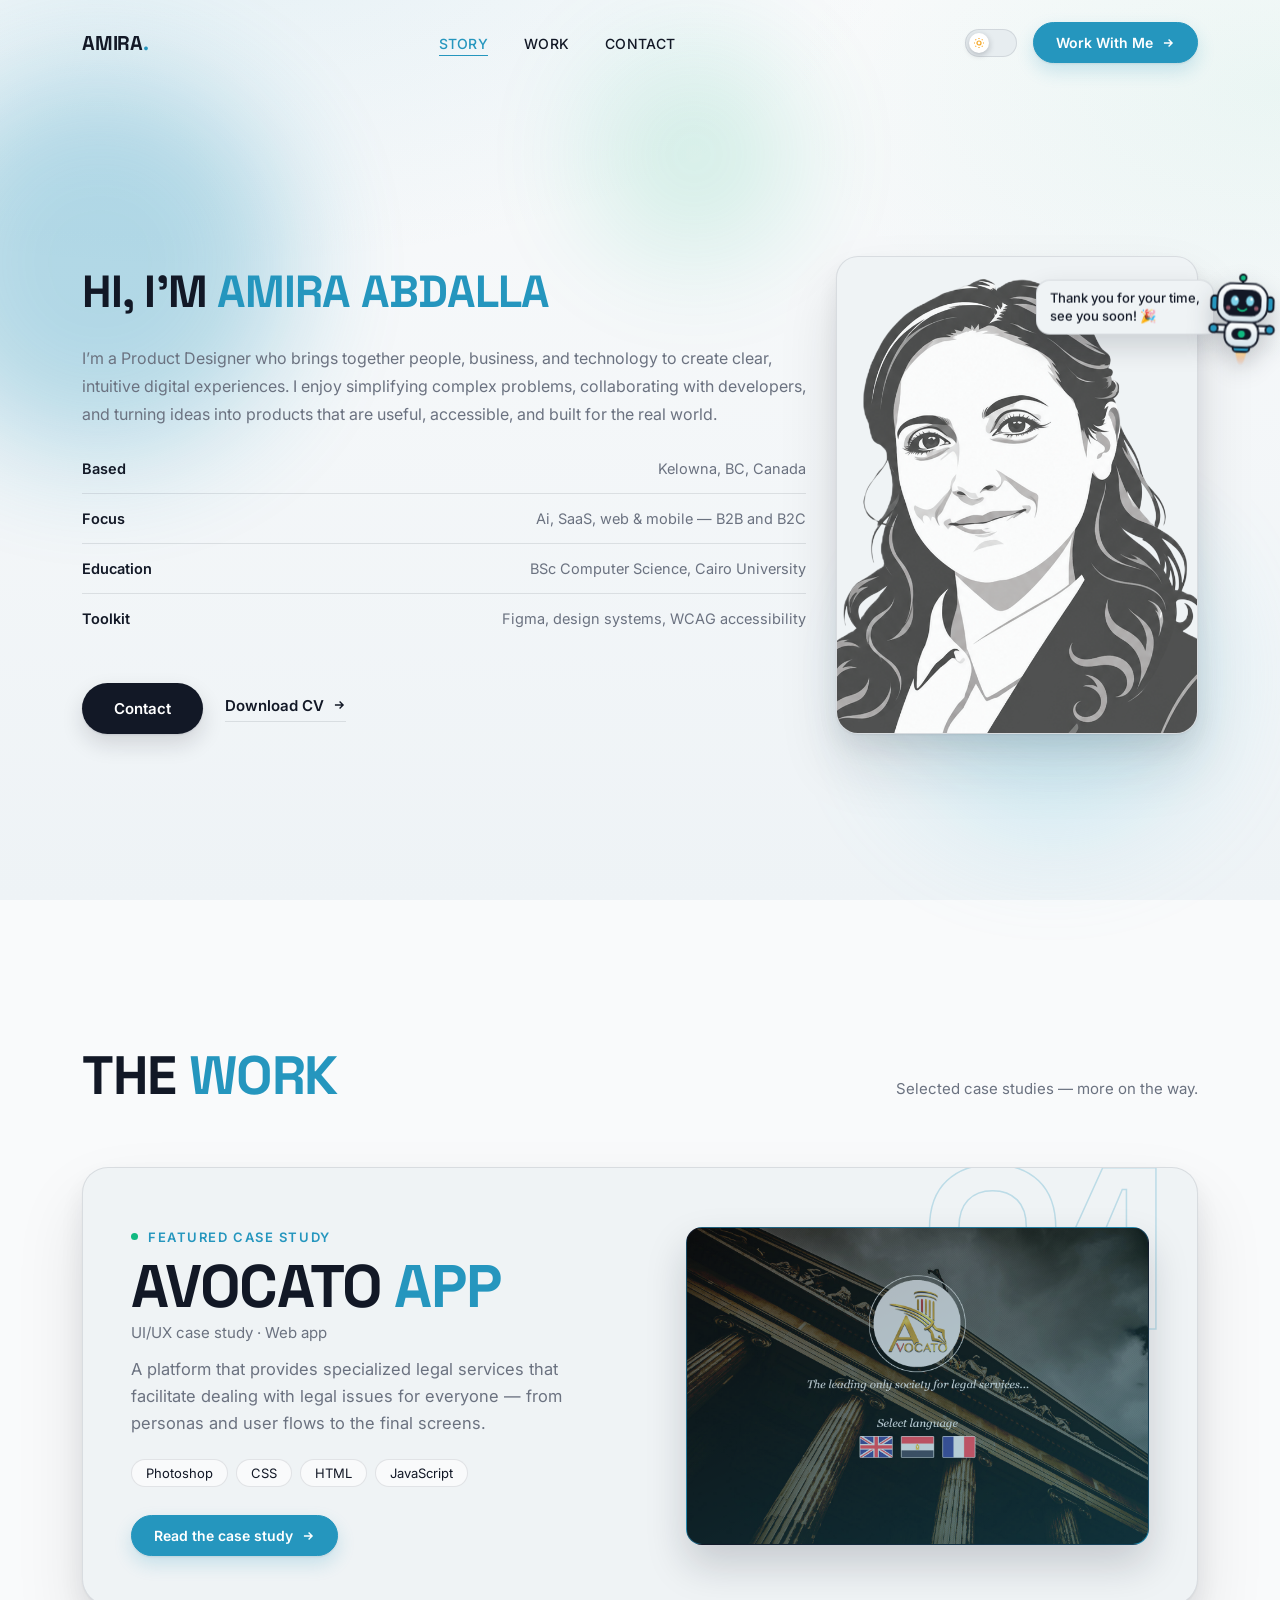
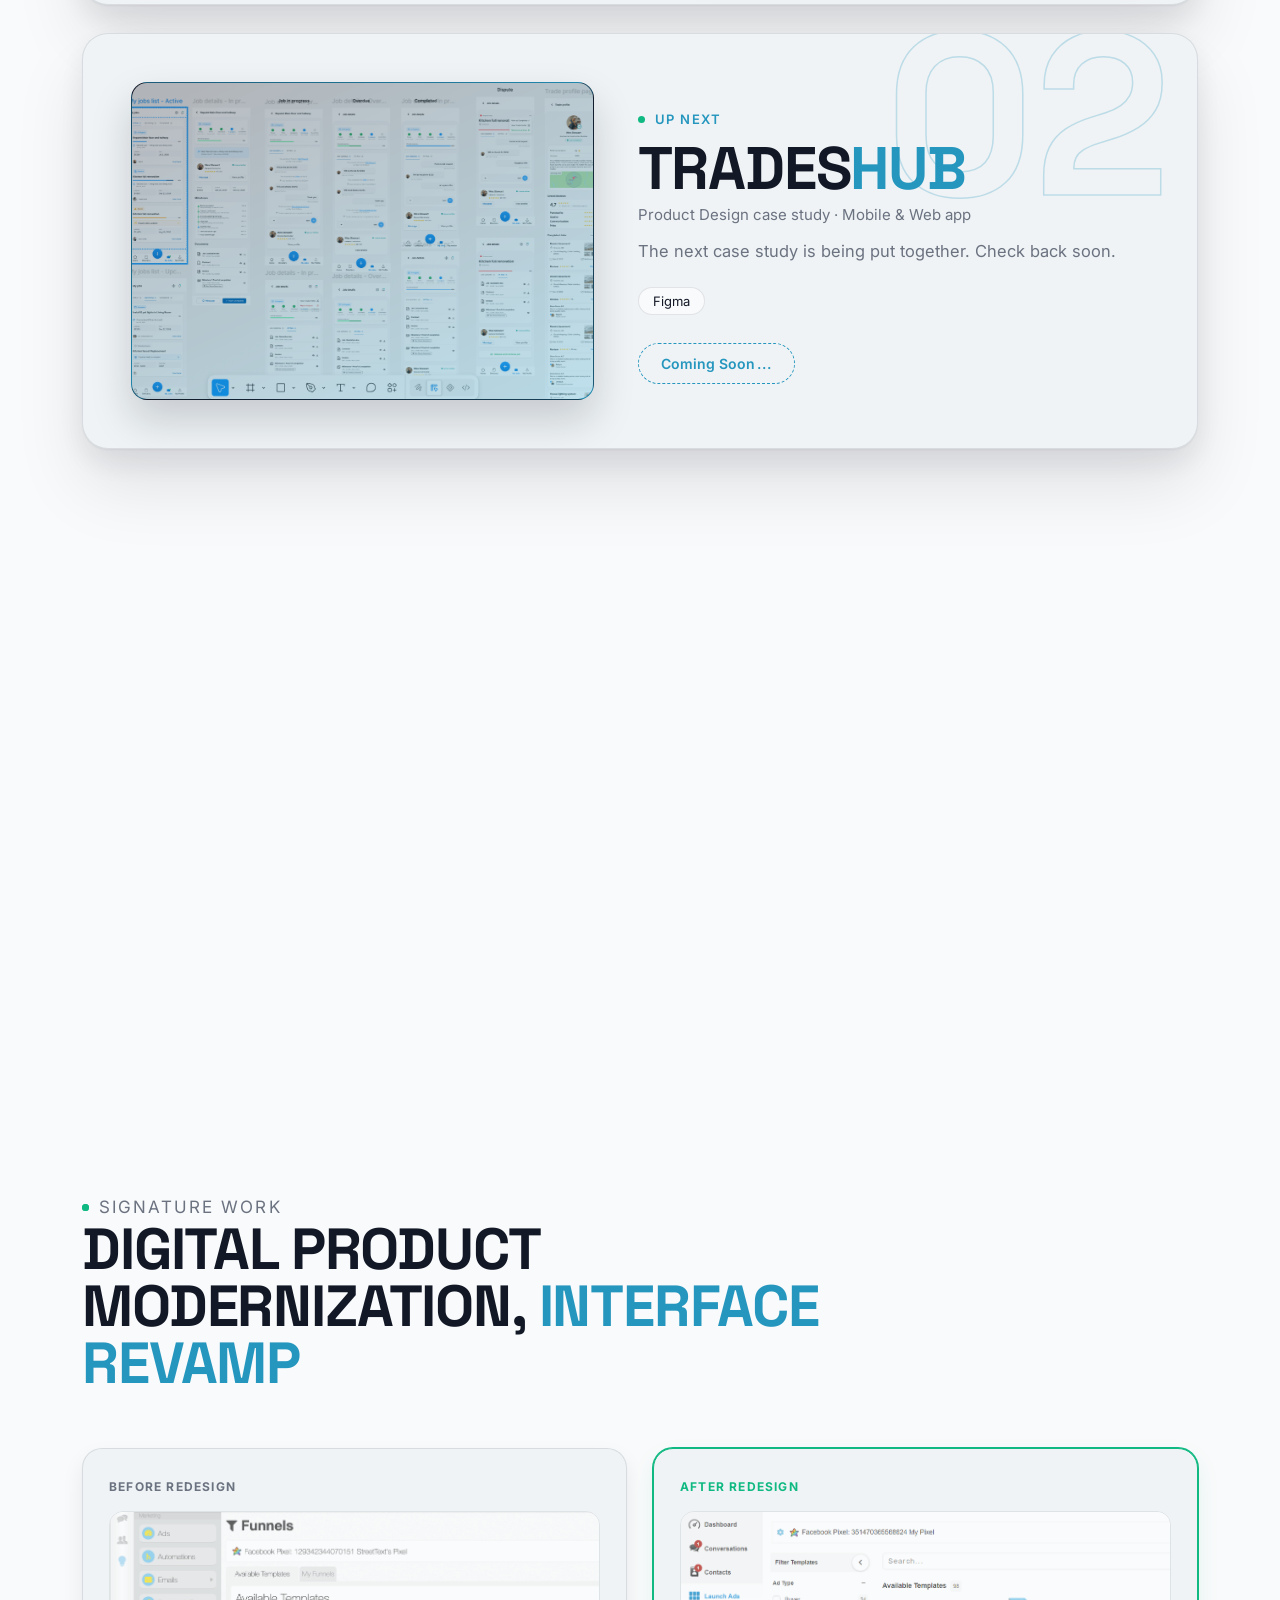
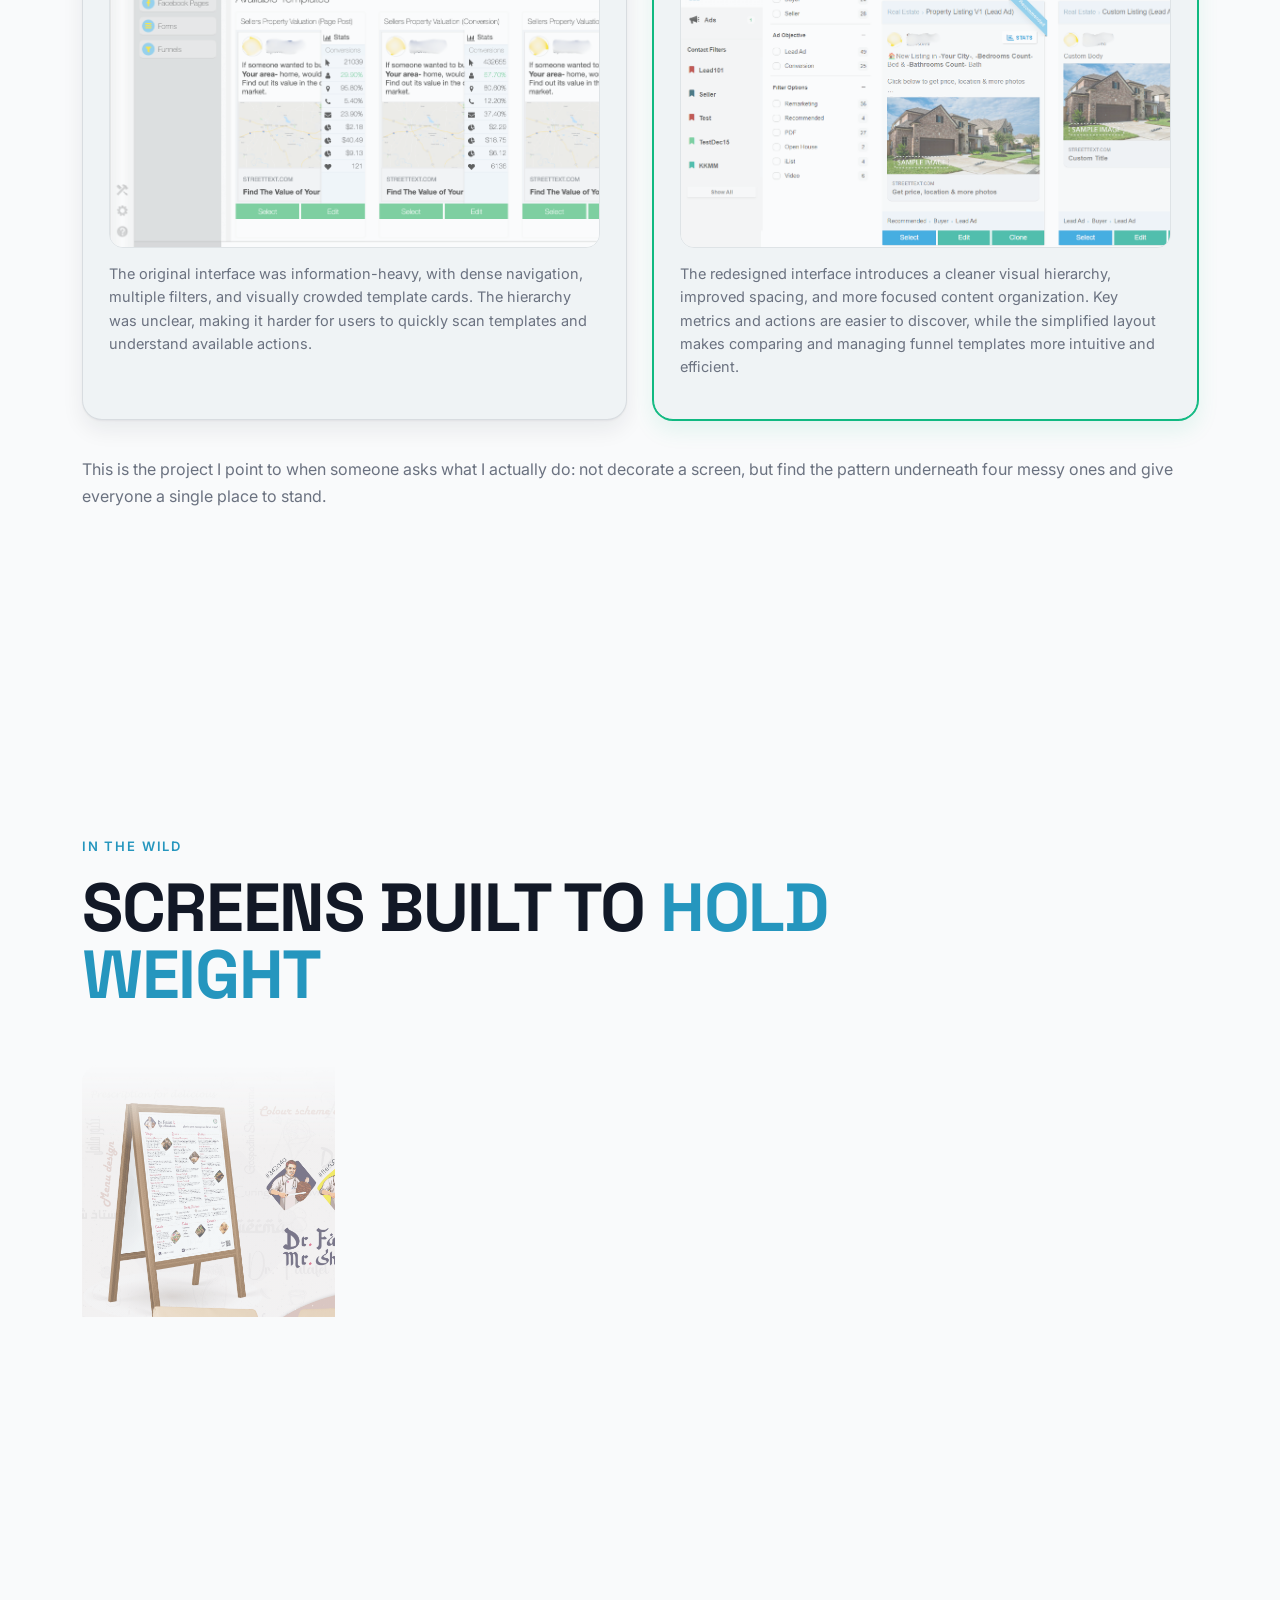
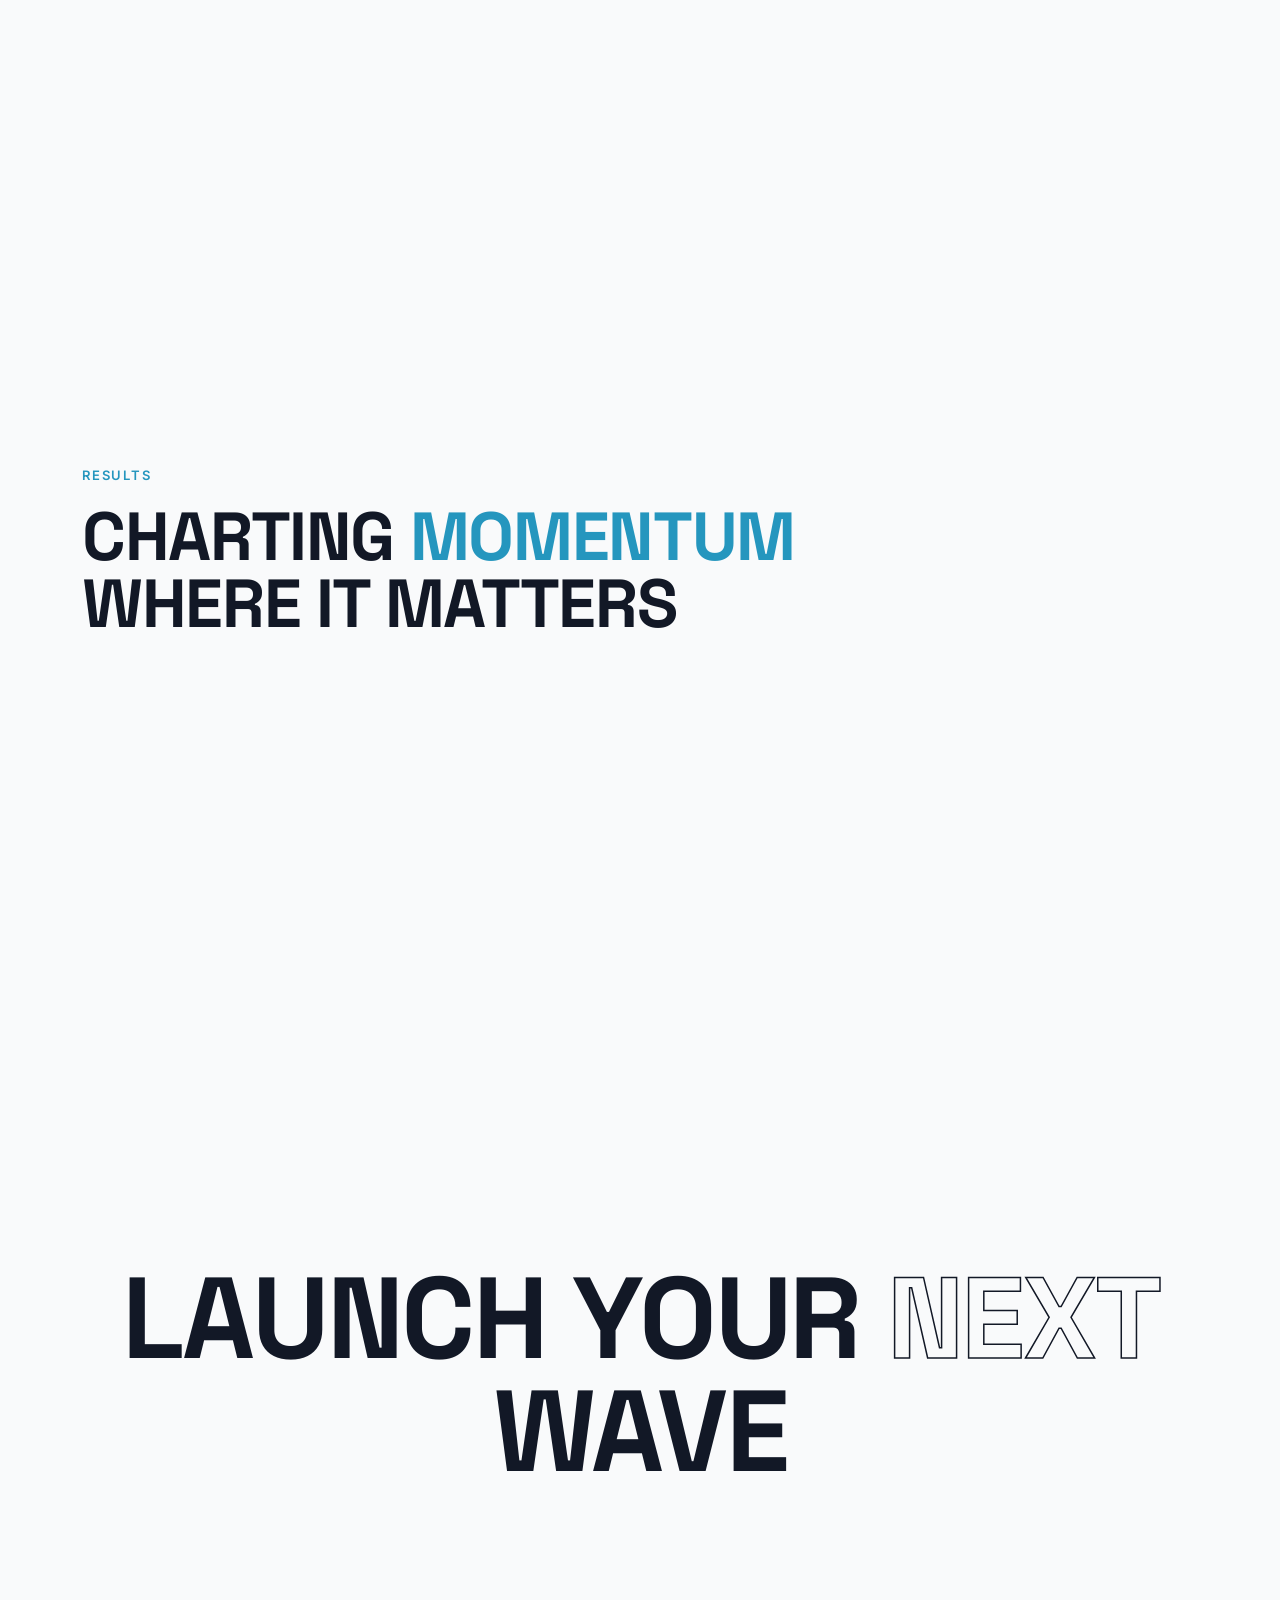
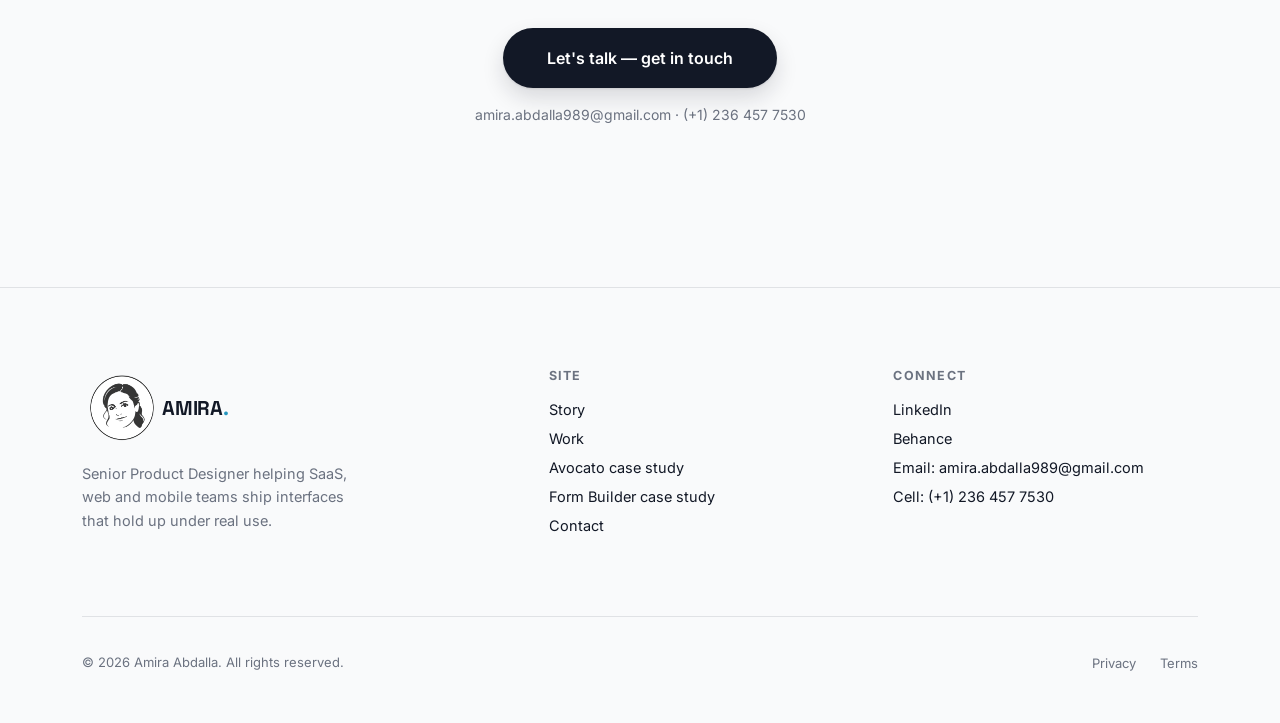
<file: index.html>
<!DOCTYPE html>
<html lang="en">
<head>
<meta charset="UTF-8">
<meta name="viewport" content="width=device-width, initial-scale=1.0">
<title>Amira Abdalla — Senior Product Designer</title>
<meta name="description" content="Amira Abdalla — Senior Product Designer based in Kelowna, BC. 11+ years shaping SaaS, web and mobile products across B2B and B2C.">
<meta name="author" content="Amira Abdalla">
<meta name="robots" content="index, follow">

<!-- TODO: replace with your live domain once deployed -->
<link rel="canonical" href="https://www.amiraabdalla.com/">

<!-- Open Graph / social sharing -->
<meta property="og:type" content="website">
<meta property="og:site_name" content="Amira Abdalla">
<meta property="og:title" content="Amira Abdalla — Senior Product Designer">
<meta property="og:description" content="Senior Product Designer based in Kelowna, BC. 11+ years shaping SaaS, web and mobile products across B2B and B2C.">
<meta property="og:url" content="https://www.amiraabdalla.com/">
<!-- TODO: swap for a dedicated 1200×630 social share image for best results -->
<meta property="og:image" content="https://www.amiraabdalla.com/assets/icon1.png">
<meta property="og:locale" content="en_CA">

<!-- Twitter card -->
<meta name="twitter:card" content="summary_large_image">
<meta name="twitter:title" content="Amira Abdalla — Senior Product Designer">
<meta name="twitter:description" content="Senior Product Designer based in Kelowna, BC. 11+ years shaping SaaS, web and mobile products across B2B and B2C.">
<meta name="twitter:image" content="https://www.amiraabdalla.com/assets/icon1.png">

<meta name="theme-color" content="#F9FAFB" media="(prefers-color-scheme: light)">
<meta name="theme-color" content="#0B0F17" media="(prefers-color-scheme: dark)">

<link rel="icon" type="image/png" sizes="32x32" href="assets/favicon_io/favicon-32x32.png">
<link rel="icon" type="image/png" sizes="16x16" href="assets/favicon_io/favicon-16x16.png">
<link rel="apple-touch-icon" href="assets/favicon_io/apple-touch-icon.png">
<link rel="manifest" href="assets/favicon_io/site.webmanifest">

<link rel="preconnect" href="https://fonts.googleapis.com">
<link rel="preconnect" href="https://fonts.gstatic.com" crossorigin>
<link href="https://fonts.googleapis.com/css2?family=Space+Grotesk:wght@500;700&family=Inter:wght@400;500;600&display=swap" rel="stylesheet">

<script type="application/ld+json">
{
  "@context": "https://schema.org",
  "@type": "Person",
  "name": "Amira Abdalla",
  "jobTitle": "Senior Product Designer",
  "url": "https://www.amiraabdalla.com/",
  "image": "https://www.amiraabdalla.com/assets/icon1.png",
  "email": "mailto:amira.abdalla989@gmail.com",
  "telephone": "+1-236-457-7530",
  "address": {
    "@type": "PostalAddress",
    "addressLocality": "Kelowna",
    "addressRegion": "BC",
    "addressCountry": "CA"
  },
  "sameAs": [
    "https://www.linkedin.com/in/amira-abdalla-89699972/",
    "https://www.behance.net/asamy201208c1"
  ]
}
</script>

<link rel="stylesheet" href="style.css">
<script>try{if(localStorage.getItem('theme')==='dark')document.documentElement.setAttribute('data-theme','dark')}catch(e){}</script>
</head>
<body class="page-home">
<div id="glow"></div>

<nav class="nav" id="nav">
  <div class="wrap">
    <a href="#top" class="logo">
      
      AMIRA<span>.</span></a>
    <ul class="nav-links">
      <li><a href="#story">Story</a></li>
      <li><a href="#work">Work</a></li>
      <li><a href="#finale">Contact</a></li>
    </ul>
    <div style="display:flex; align-items:center;">
      <button class="theme-toggle" id="themeToggle" aria-label="Toggle dark mode" aria-pressed="false">
        <span class="knob">
          <svg class="icon-sun" viewBox="0 0 24 24" fill="none" stroke="currentColor" stroke-width="2.4"><circle cx="12" cy="12" r="4"/><path d="M12 2v2M12 20v2M4.9 4.9l1.4 1.4M17.7 17.7l1.4 1.4M2 12h2M20 12h2M4.9 19.1l1.4-1.4M17.7 6.3l1.4-1.4"/></svg>
          <svg class="icon-moon" viewBox="0 0 24 24" fill="currentColor"><path d="M20 14.5A8.5 8.5 0 1 1 9.5 4a7 7 0 0 0 10.5 10.5Z"/></svg>
        </span>
      </button>
      <a href="#finale" class="btn-pill"><span class="btn-label">Work With Me</span>
        <svg viewBox="0 0 24 24" fill="none" stroke="currentColor" stroke-width="2.4"><path d="M5 12h14M13 6l6 6-6 6"/></svg>
      </a>
    </div>
  </div>
  <i id="bar"></i>
</nav>

<!-- ACT 1 — THE OPENING ACT -->
<header class="opening" id="top">
  <i class="blob b1"></i><i class="blob b2"></i><i class="blob b3"></i>
  <h1 class="sr-only">Amira Abdalla — Senior Product Designer</h1>

  <div class="wrap bio-block" id="story">
    <div>
      <h2 class="lede display">Hi, I'm <strong>Amira Abdalla</strong></h2>
      <p class="philosophy">
        I’m a Product Designer who brings together people, business, and technology to create clear, intuitive digital experiences.
        I enjoy simplifying complex problems, collaborating with developers, and turning ideas into products that are useful, accessible,
        and built for the real world.
      </p>
      <ul class="credentials">
        <li><strong>Based</strong><span>Kelowna, BC, Canada</span></li>
        <li><strong>Focus</strong><span>Ai, SaaS, web &amp; mobile — B2B and B2C</span></li>
        <li><strong>Education</strong><span>BSc Computer Science, Cairo University</span></li>
        <li><strong>Toolkit</strong><span>Figma, design systems, WCAG accessibility</span></li>
      </ul>
      <div class="opening-actions">
        <a href="#finale" class="magnetic-btn" id="magneticBtn">Contact</a>
        <!-- TODO: point this at your actual résumé file, e.g. assets/amira-abdalla-resume.pdf -->
        <a href="assets/Amira Abdalla 2026 Resume_Product Designer.pdf" target="_blank" class="ghost-link">Download CV
          <svg viewBox="0 0 24 24" width="14" height="14" fill="none" stroke="currentColor" stroke-width="2.4"><path d="M5 12h14M13 6l6 6-6 6"/></svg>
        </a>
      </div>
    </div>

    <div class="bio-photo tilt">
      <img src="assets/icon1.png" alt="Portrait of Amira Abdalla" width="480" height="600" loading="eager" fetchpriority="high">
    </div>
  </div>
</header>


<!-- ACT 3–5 — NARRATIVE ORDER / DEEP DIVE / TRANSITIONS -->
<section class="story-index" id="work">
  <div class="wrap reveal">
    <h2 class="display">The <span class="accent-text">Work</span></h2>
    <p>Selected case studies — more on the way.</p>
  </div>
</section>


<!-- FEATURED CASE STUDY -->
<section class="featured">
  <div class="wrap">
    <a href="avocato.html" class="feature-card tilt spot reveal" aria-label="Read the Avocato app case study">
      <span class="big" aria-hidden="true">01</span>
      <div>
        <p class="project-eyebrow"><span class="dot" style="width:7px;height:7px;border-radius:50%;background:var(--accent-mint)"></span> Featured case study</p>
        <h3 class="display">Avocato <span class="accent-text">app</span></h3>
        <p class="project-sub" style="margin:0">UI/UX case study · Web app</p>
        <p class="desc">A platform that provides specialized legal services that facilitate dealing with legal issues for everyone — from personas and user flows to the final screens.</p>
        <div class="chip-row"><span>Photoshop</span><span>CSS</span><span>HTML</span><span>JavaScript</span></div>
        <span class="btn-pill">Read the case study
          <svg viewBox="0 0 24 24" fill="none" stroke="currentColor" stroke-width="2.4"><path d="M5 12h14M13 6l6 6-6 6"/></svg>
        </span>
      </div>
      <div class="stack" aria-hidden="true">
        <div class="s0">
          <img src="assets/showcases/avocato-intro.jpg" alt="Avocato app mockup">
        </div>
        <!-- <div class="s2"></div>
        <div class="s3"></div> -->
      </div>
    </a>
  </div>
</section>

<!-- UP NEXT: TRADESHUB -->
<section class="featured">
  <div class="wrap">
    <div class="feature-card flip soon tilt spot reveal" aria-label="TradesHub case study — coming soon">
      <span class="big" aria-hidden="true">02</span>
      <div class="stack alt" aria-hidden="true">
        <div class="s0">
          <img src="assets/showcases/tradeshub.png">
        </div>
        <!-- <div class="s2"></div><div class="s3"></div> -->
      </div>
      <div>
        <p class="project-eyebrow"><span class="dot" style="width:7px;height:7px;border-radius:50%;background:var(--accent-mint)"></span> Up next</p>
        <h3 class="display">Trades<span class="accent-text">Hub</span></h3>
        <p class="project-sub" style="margin:0">Product Design case study · Mobile & Web app</p>
        <p class="desc">The next case study is being put together. Check back soon.</p>
        <div class="chip-row"><span>Figma</span></div>

        <span class="btn-pill soon" role="status">Coming Soon<span class="soon-dots" aria-hidden="true"><i>.</i><i>.</i><i>.</i></span></span>
      </div>
    </div>
  </div>
</section>

<!-- FEATURED: FORM BUILDER -->
<section class="featured">
  <div class="wrap">
    <a href="form-builder.html" class="feature-card tilt spot reveal" aria-label="Read the Form Builder case study">
      <span class="big" aria-hidden="true">03</span>
      <div>
        <p class="project-eyebrow"><span class="dot" style="width:7px;height:7px;border-radius:50%;background:var(--accent-mint)"></span> Case study</p>
        <h3 class="display">Form <span class="accent-text">builder</span></h3>
        <p class="project-sub" style="margin:0">UI/UX case study · System widget</p>
        <p class="desc">A widget that generates form steps for an Ad creating wizard — replacing repeated, template-by-template build work across 94 ad templates. Goal achieved by saving development time by 30+%</p>
        <div class="chip-row"><span>Photoshop</span><span>Balsamiq</span><span>CSS</span><span>HTML</span><span>JavaScript</span></div>
        <span class="btn-pill">Read the case study
          <svg viewBox="0 0 24 24" fill="none" stroke="currentColor" stroke-width="2.4"><path d="M5 12h14M13 6l6 6-6 6"/></svg>
        </span>
      </div>
      <div class="stack" aria-hidden="true">
        <div class="s0"><img src="assets/showcases/Wizard-Editor_cover.png" alt="Form Builder"></div>
        <!-- <div class="s2"></div>
        <div class="s3"></div> -->
      </div>
    </a>
  </div>
</section>

<!-- ACT 6 — THE CLIMACTIC PORTFOLIO -->
<section class="climax">
  <div class="wrap">
    <div class="section-head reveal">
      <p class="act-label"><span class="dot"></span>Signature Work</p>
      <h2 class="display" style="font-size:clamp(32px,5.5vw,58px);">Digital Product Modernization, <span class="accent-text">Interface Revamp</span></h2>
    </div>
    <div class="ba-grid reveal-group">
      <div class="ba-card before reveal tilt spot">
        <span class="ba-tag">Before redesign</span>
        <div class="ba-visual">
          <img src="assets/before.png">
        </div>
        <p class="ba-caption">
          The original interface was information-heavy, with dense navigation, multiple filters, and visually crowded template cards. 
          The hierarchy was unclear, making it harder for users to quickly scan templates and understand available actions.
        </p>
      </div>
      <div class="ba-card after reveal tilt spot">
        <span class="ba-tag">After redesign</span>
        <div class="ba-visual">
          <img src="assets/after.png">
        </div>
        <p class="ba-caption">
          The redesigned interface introduces a cleaner visual hierarchy, improved spacing, and more focused content organization. 
          Key metrics and actions are easier to discover, while the simplified layout makes comparing and managing funnel templates more intuitive and efficient.
        </p>
      </div>
    </div>
    <p class="climax-note reveal">This is the project I point to when someone asks what I actually do: not decorate a screen, but find the pattern underneath four messy ones and give everyone a single place to stand.</p>
  </div>
</section>

<!-- Vertical Marquee -->
<section class="showcase">
  <div class="wrap">
    <div class="section-head reveal">
    <p class="eyebrow">In the Wild</p>
    <h2 class="display">Screens built to <span class="accent-text">hold weight</span></h2>
  </div>
  </div>
  
  <div class="wrap showcase-body">
    <div class="showcase-mask">
      <div class="showcase-cols" aria-hidden="true">
        <div class="showcase-col">
          <div class="mock-card"><img src="assets/slides/falafel.png"></div>
          <div class="mock-card"><img src="assets/slides/drfalafel.png"></div>
        </div>
        <div class="showcase-col up">
          <div class="mock-card"><img src="assets/slides/mo4.png"></div>
          <div class="mock-card"><img src="assets/slides/cairozoom.png"></div>          
          <div class="mock-card"><img src="assets/slides/Rewayat_home.png"></div>
        </div>
        <div class="showcase-col">
          <div class="mock-card"><img src="assets/slides/kidseeds.png"></div>
          <div class="mock-card"><img src="assets/slides/mogo.png"></div>
          <div class="mock-card"><img src="assets/slides/vanes.png"></div>
        </div>
      </div>
    </div>
  </div>
</section>


<section class="results">
  <div class="wrap">
    <div class="section-head reveal">
      <p class="eyebrow">Results</p>
      <h2 class="display">Charting <span class="accent-text">momentum</span> where it matters</h2>
    </div>
  </div>
  
  <div class="wrap stat-row reveal-group">
    <div class="stat reveal spot"><p class="stat-cat">Track Record</p><p class="stat-num" data-count="11" data-suffix="+">0</p><p class="stat-label">Years in product design</p></div>
    <div class="stat reveal spot"><p class="stat-cat">Delivery</p><p class="stat-num" data-count="13" data-suffix="+">0</p><p class="stat-label">Products launched</p></div>
    <div class="stat reveal spot"><p class="stat-cat">Impact</p><p class="stat-num" data-count="214" data-suffix="%">0</p><p class="stat-label">Avg. conversion lift</p></div>
    <div class="stat reveal spot"><p class="stat-cat">Standards</p><p class="stat-num" data-count="98" data-suffix="%">0</p><p class="stat-label">WCAG accessibility score</p></div>
  </div>
</section>

<section class="cta-band" id="finale">
  <div class="wrap cta-wrap reveal">
    <h2 class="display">LAUNCH YOUR <span class="outline-text">NEXT</span> WAVE</h2>
    <a href="mailto:amira.abdalla989@gmail.com" class="magnetic-btn" id="magneticBtn2">Let's talk — get in touch</a>
    <p class="sub">amira.abdalla989@gmail.com · (+1) 236 457 7530</p>
  </div>
</section>


<footer>
  <div class="wrap">
    <div class="footer-top">
      <div class="footer-brand">
        <a href="#top" class="logo">
        <span>
          <img src="assets/icon-transparent.png" alt="Amira Abdalla logo" width="80" height="80" loading="lazy">
        </span>
        AMIRA<span>.</span></a>
        <p>Senior Product Designer helping SaaS, web and mobile teams ship interfaces that hold up under real use.</p>
      </div>
      <div class="footer-col">
        <h4>Site</h4>
        <ul><li><a href="#story">Story</a></li><li><a href="#work">Work</a></li><li><a href="avocato.html">Avocato case study</a></li><li><a href="form-builder.html">Form Builder case study</a></li><li><a href="#finale">Contact</a></li></ul>
      </div>
      <div class="footer-col">
        <h4>Connect</h4>
        <ul>
          <li><a href="https://www.linkedin.com/in/amira-abdalla-89699972/" target="_blank" rel="noopener">LinkedIn</a></li>
          <li><a href="https://www.behance.net/asamy201208c1" target="_blank" rel="noopener">Behance</a></li>
          <li><a href="mailto:amira.abdalla989@gmail.com">Email: amira.abdalla989@gmail.com</a></li>
          <li>Cell: (+1) 236 457 7530</li>
        </ul>
      </div>
      <!-- <div class="footer-col">
        <h4>Stay in the loop</h4>
        <form class="newsletter" onsubmit="return false;">
          <input type="email" placeholder="you@studio.com" aria-label="Email address">
          <button type="submit">Join</button>
        </form>
      </div> -->
    </div>
    <div class="footer-bottom">
      <p class="copyright">© 2026 Amira Abdalla. All rights reserved.</p>
      <ul class="footer-legal"><li><a href="#top">Privacy</a></li><li><a href="#top">Terms</a></li></ul>
    </div>
  </div>
</footer>

<script>
(function(){
  var reduced = window.matchMedia('(prefers-reduced-motion: reduce)').matches;

  var root = document.documentElement;
  var themeToggle = document.getElementById('themeToggle');
  themeToggle.addEventListener('click', function(){
    var isDark = root.getAttribute('data-theme') === 'dark';
    if(isDark){
      root.removeAttribute('data-theme');
      themeToggle.setAttribute('aria-pressed', 'false');
    } else {
      root.setAttribute('data-theme', 'dark');
      themeToggle.setAttribute('aria-pressed', 'true');
    }
  });

  var nav = document.getElementById('nav');
  window.addEventListener('scroll', function(){
    if(window.scrollY > 50){ nav.classList.add('scrolled'); } else { nav.classList.remove('scrolled'); }
  }, {passive:true});

  var revealEls = document.querySelectorAll('.reveal');
  if(reduced){
    revealEls.forEach(function(el){ el.classList.add('is-visible'); });
  } else {
    var io = new IntersectionObserver(function(entries){
      entries.forEach(function(entry){
        if(entry.isIntersecting){ entry.target.classList.add('is-visible'); io.unobserve(entry.target); }
      });
    }, {threshold:0.12});
    revealEls.forEach(function(el){ io.observe(el); });
  }

  
  // count-up stats
  var stats = document.querySelectorAll('.stat-num');
  function animateCount(el){
    var target = parseInt(el.getAttribute('data-count'), 10);
    var suffix = el.getAttribute('data-suffix') || '';
    if(reduced){ el.textContent = target + suffix; return; }
    var start = 0, duration = 1400, startTime = null;
    function step(ts){
      if(!startTime) startTime = ts;
      var progress = Math.min((ts - startTime) / duration, 1);
      var eased = 1 - Math.pow(1 - progress, 3);
      el.textContent = Math.round(eased * target) + suffix;
      if(progress < 1){ requestAnimationFrame(step); }
    }
    requestAnimationFrame(step);
  }
  var statIO = new IntersectionObserver(function(entries){
    entries.forEach(function(entry){
      if(entry.isIntersecting){ animateCount(entry.target); statIO.unobserve(entry.target); }
    });
  }, {threshold:0.4});
  stats.forEach(function(el){ statIO.observe(el); });

  // magnetic btn
  if(!reduced){
    document.querySelectorAll('.magnetic-btn').forEach(function(btn){
      btn.addEventListener('mousemove', function(e){
        var r = btn.getBoundingClientRect();
        var x = (e.clientX - r.left - r.width/2) * 0.25;
        var y = (e.clientY - r.top - r.height/2) * 0.35;
        btn.style.transform = 'translate(' + x + 'px,' + y + 'px) scale(1.04)';
      });
      btn.addEventListener('mouseleave', function(){ btn.style.transform = 'translate(0,0) scale(1)'; });
    });
  }

  // 3D tilt-on-hover for cards
  if(!reduced){
    document.querySelectorAll('.tilt').forEach(function(card){
      card.addEventListener('mousemove', function(e){
        var r = card.getBoundingClientRect();
        var px = (e.clientX - r.left) / r.width - 0.5;
        var py = (e.clientY - r.top) / r.height - 0.5;
        var rotateY = px * 14;
        var rotateX = -py * 14;
        card.style.transform = 'perspective(700px) rotateX(' + rotateX + 'deg) rotateY(' + rotateY + 'deg) scale(1.025)';
      });
      card.addEventListener('mouseleave', function(){ card.style.transform = ''; });
    });
  }

  try{if(localStorage.getItem('theme')==='dark')themeToggle.setAttribute('aria-pressed','true')}catch(e){}
  themeToggle.addEventListener('click',function(){try{localStorage.setItem('theme',root.getAttribute('data-theme')==='dark'?'dark':'light')}catch(e){}});

function splitChars(el){var k=0;el.setAttribute('aria-label',el.textContent.trim());
 (function walk(n){[].slice.call(n.childNodes).forEach(function(c){
  if(c.nodeType===3){var f=document.createDocumentFragment();c.textContent.split(/(\s+)/).forEach(function(p){
    if(!p)return;if(/^\s+$/.test(p)){f.appendChild(document.createTextNode(' '));return}
    var w=document.createElement('span');w.className='w';w.setAttribute('aria-hidden','true');
    [].forEach.call(p,function(ch){var s=document.createElement('span');s.className='ch';s.style.setProperty('--i',k++);s.textContent=ch;w.appendChild(s)});f.appendChild(w)});
    c.replaceWith(f)}else if(c.nodeType===1)walk(c)})})(el)}

  // ---- shared interactions ----
  var bar=document.getElementById('bar'),glow=document.getElementById('glow');
  function prog(){var h=document.documentElement.scrollHeight-innerHeight;bar.style.width=(h>0?scrollY/h*100:0)+'%'}
  addEventListener('scroll',prog,{passive:true});prog();
  if(!reduced){
    addEventListener('pointermove',function(e){glow.style.left=e.clientX+'px';glow.style.top=e.clientY+'px'});
    document.querySelectorAll('.spot').forEach(function(c){c.addEventListener('pointermove',function(e){var r=c.getBoundingClientRect();c.style.setProperty('--mx',(e.clientX-r.left)+'px');c.style.setProperty('--my',(e.clientY-r.top)+'px')})});
  }

  // hero title letters
  var lede=document.querySelector('.lede');if(lede&&!reduced)splitChars(lede);
  // stagger beats
  document.querySelectorAll('.project-beats').forEach(function(g){[].forEach.call(g.children,function(b,i){b.style.transitionDelay=(i*90)+'ms'})});
  // parallax chapter numbers + scrollspy
  var idxs=document.querySelectorAll('.project-eyebrow .idx');
  var spy=[['#story','story'],['#work','work'],['#finale','finale']].map(function(a){return{el:document.getElementById(a[1]),h:a[0]}});
  var links=document.querySelectorAll('.nav-links a');
  function onS(){
    if(!reduced)idxs.forEach(function(i){var r=i.getBoundingClientRect();i.style.transform='translateY('+((r.top-innerHeight/2)*-.08)+'px)'});
    var cur='';spy.forEach(function(x){if(x.el&&x.el.getBoundingClientRect().top<innerHeight*.4)cur=x.h});
    var base=cur;document.querySelectorAll('a.feature-card[href]').forEach(function(c){if(c.getBoundingClientRect().top<innerHeight*.4&&base==='#work')cur=c.getAttribute('href')});
    links.forEach(function(a){a.classList.toggle('active',a.getAttribute('href')===cur)});
  }
  addEventListener('scroll',onS,{passive:true});onS();
})();
</script>

<script src="mascot.js" defer></script>
</body>
</html>
</file>
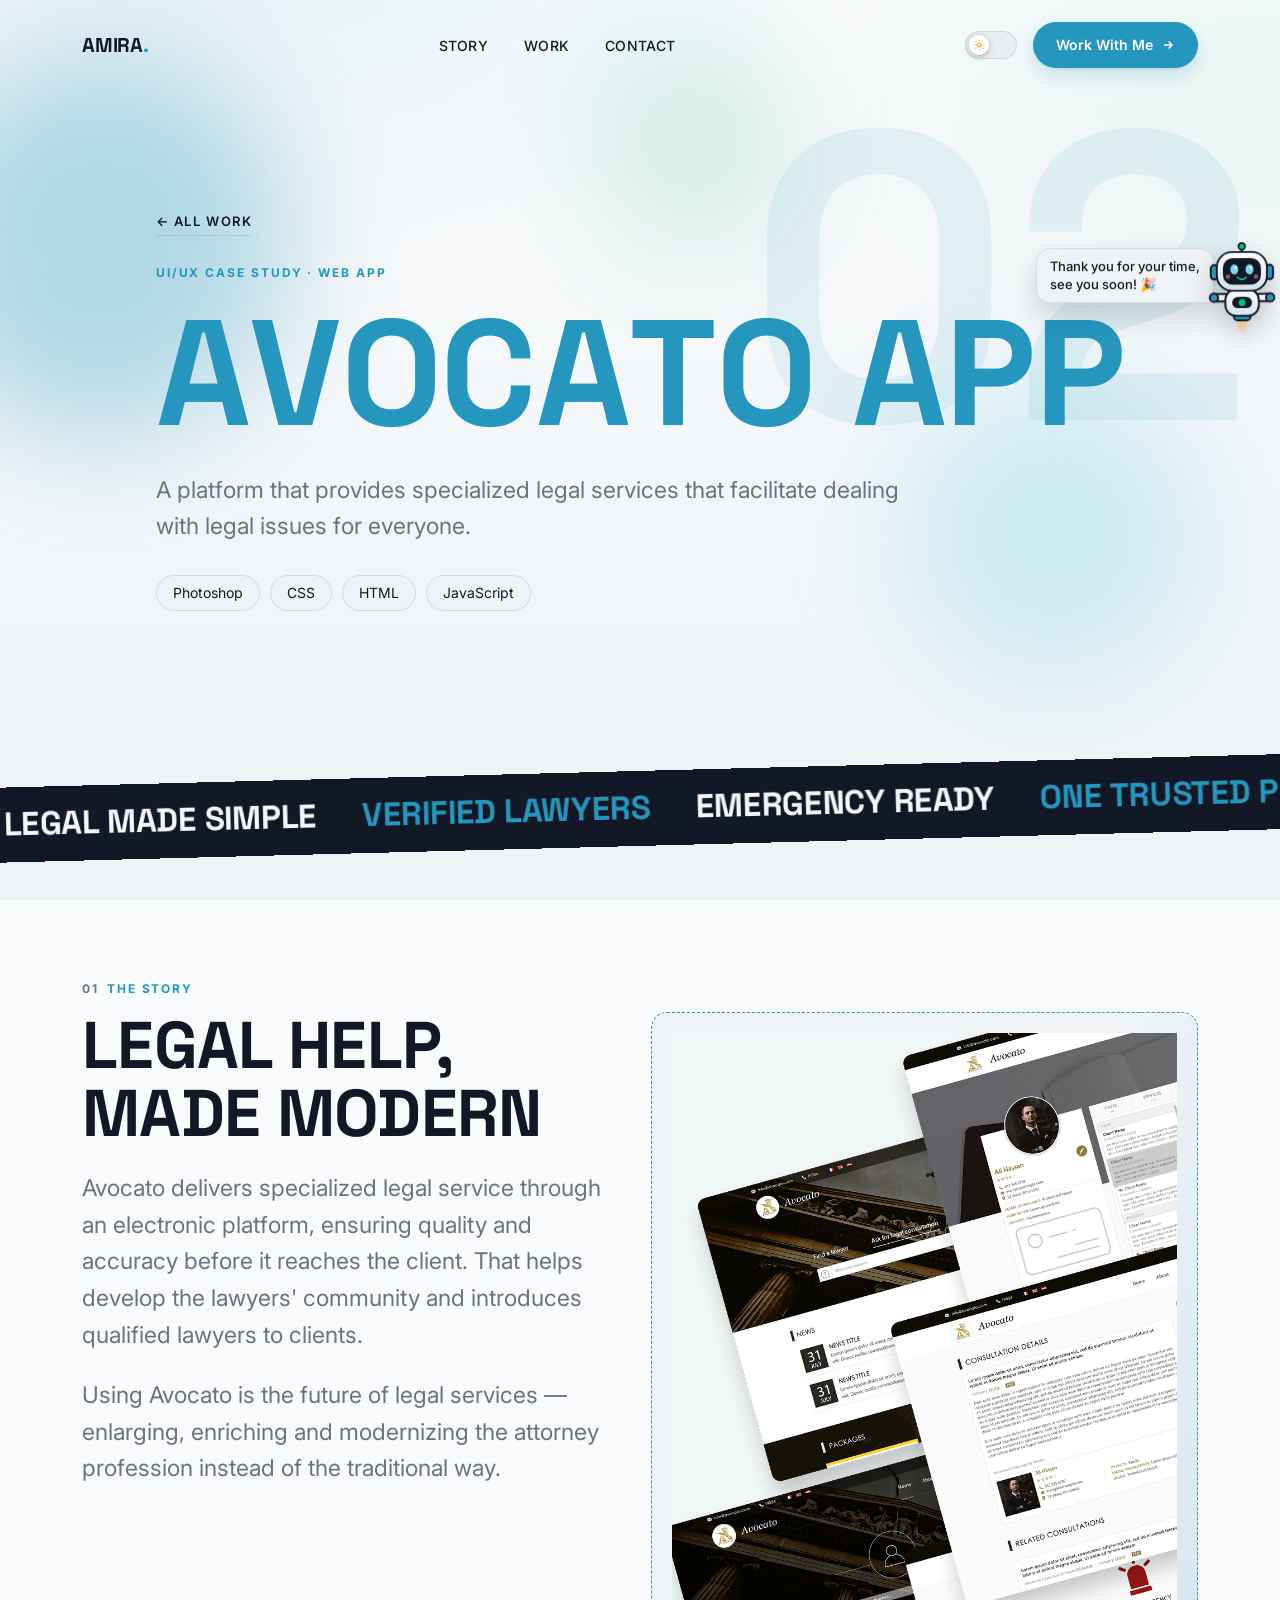
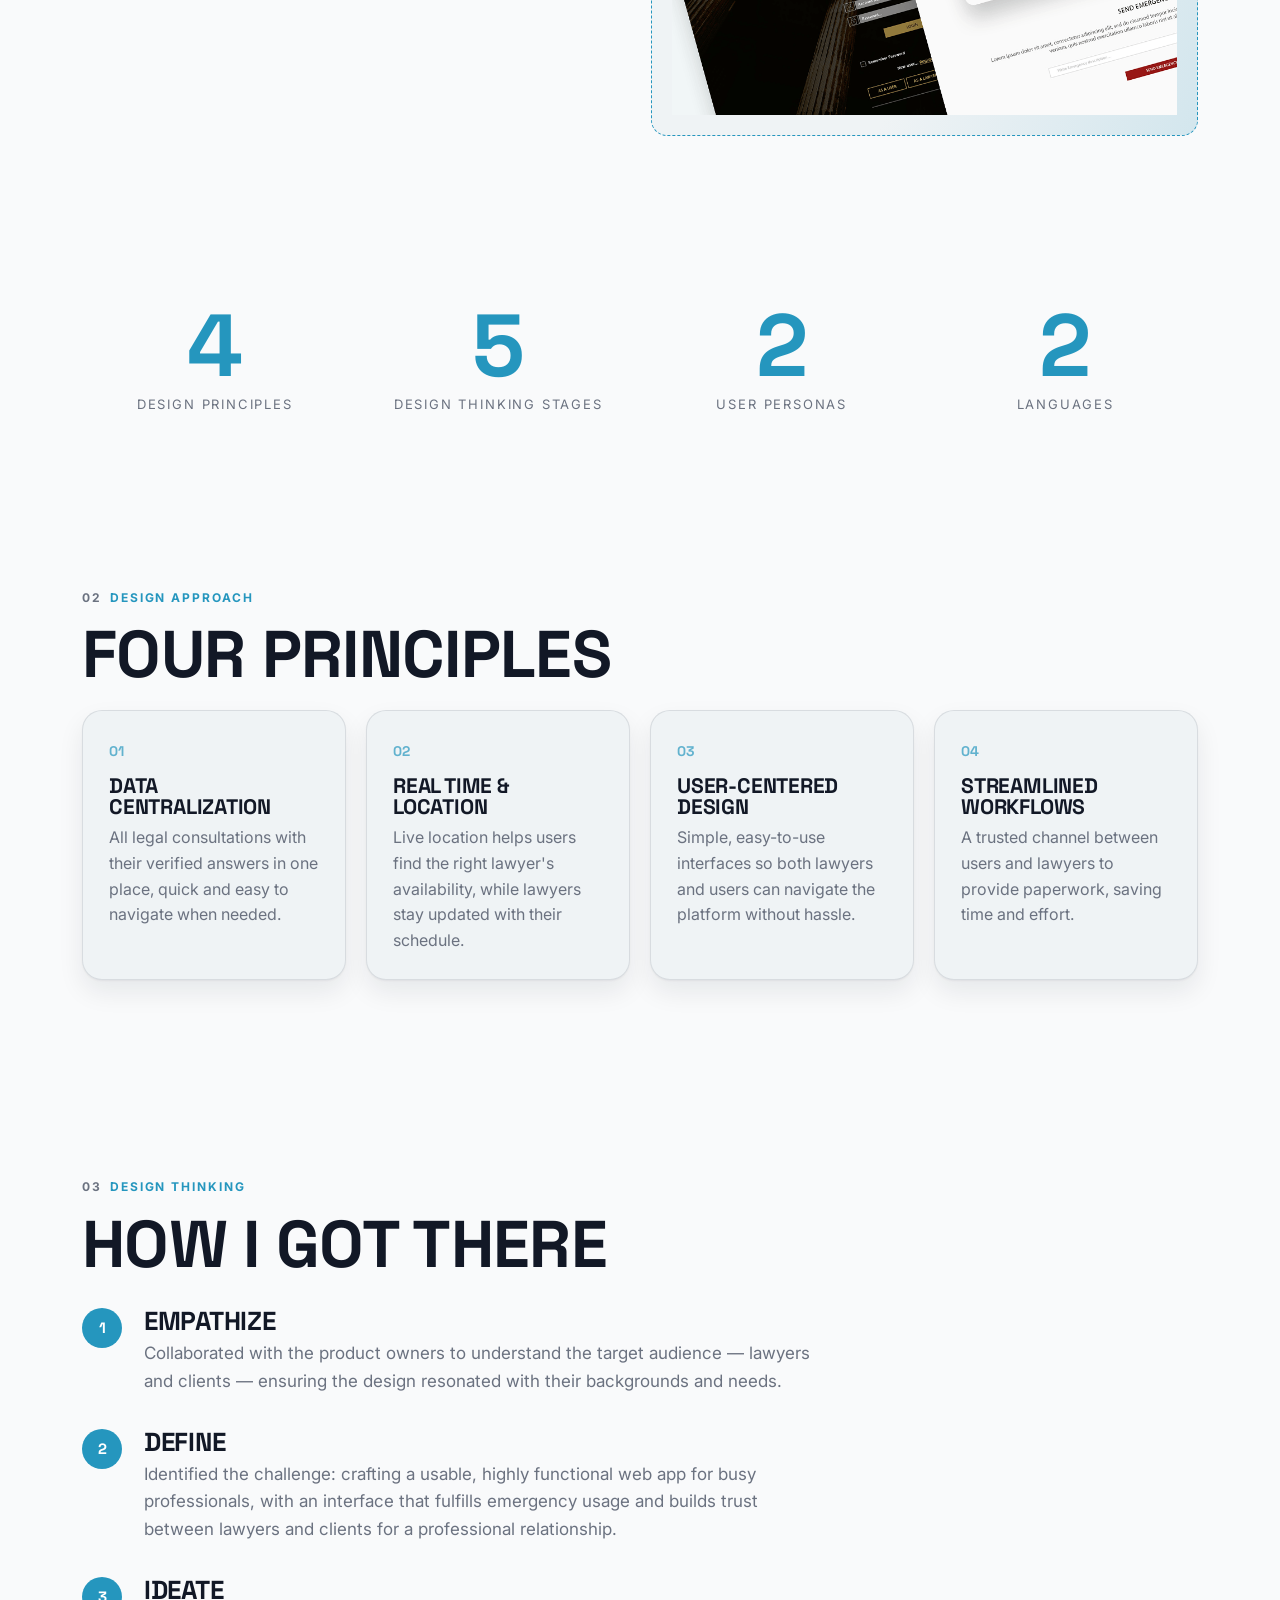
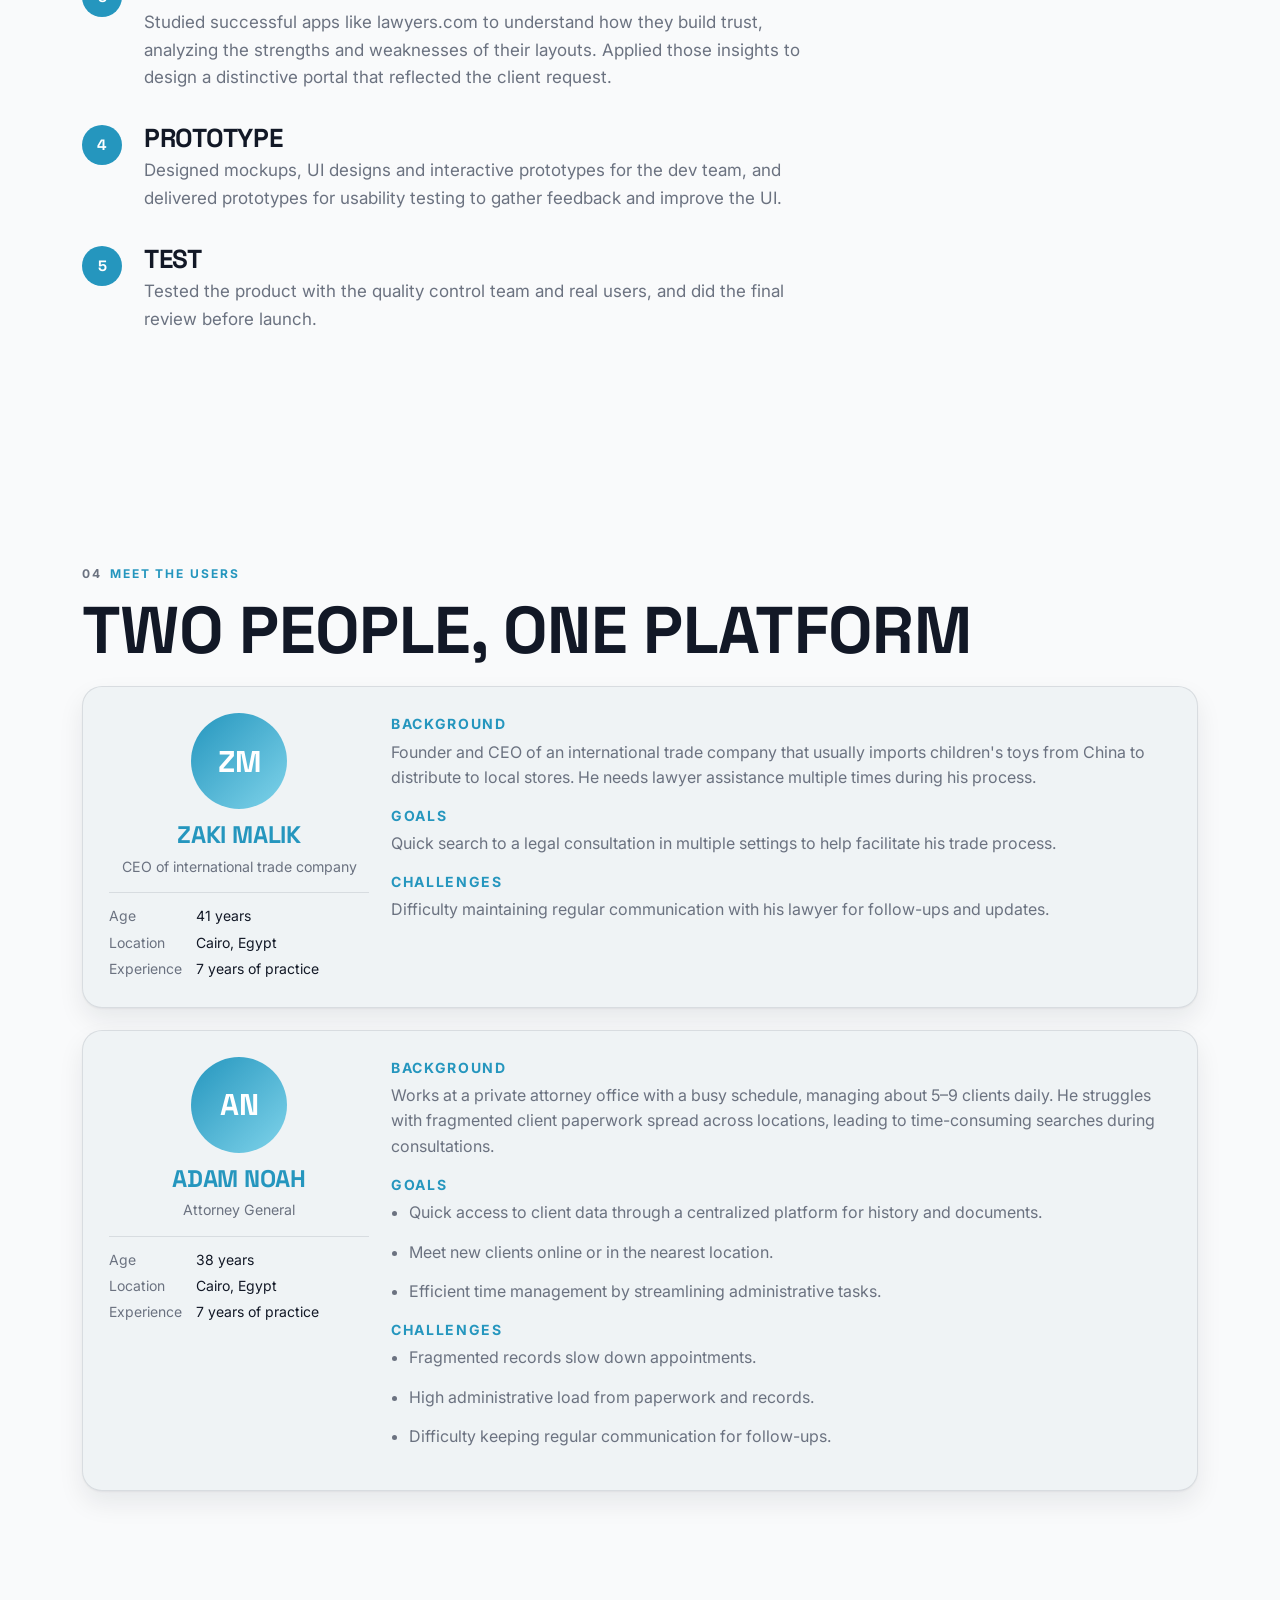
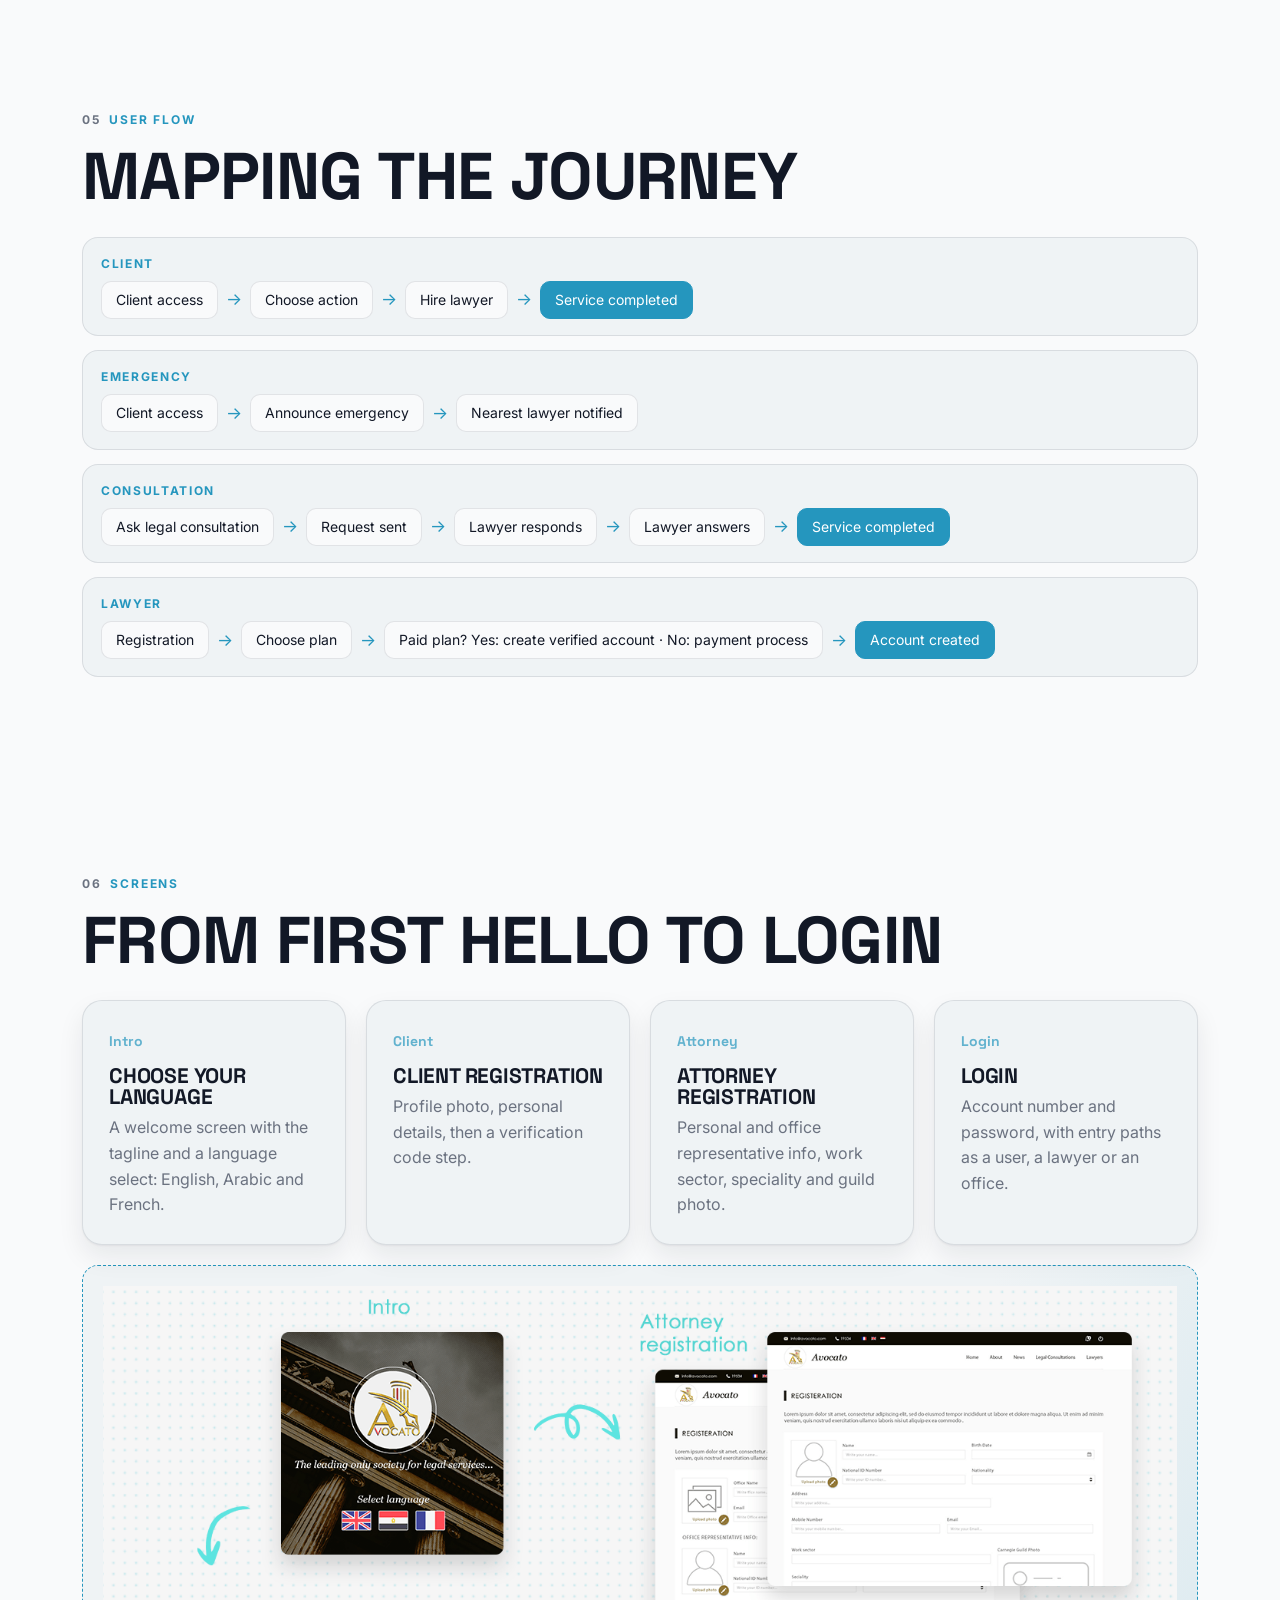
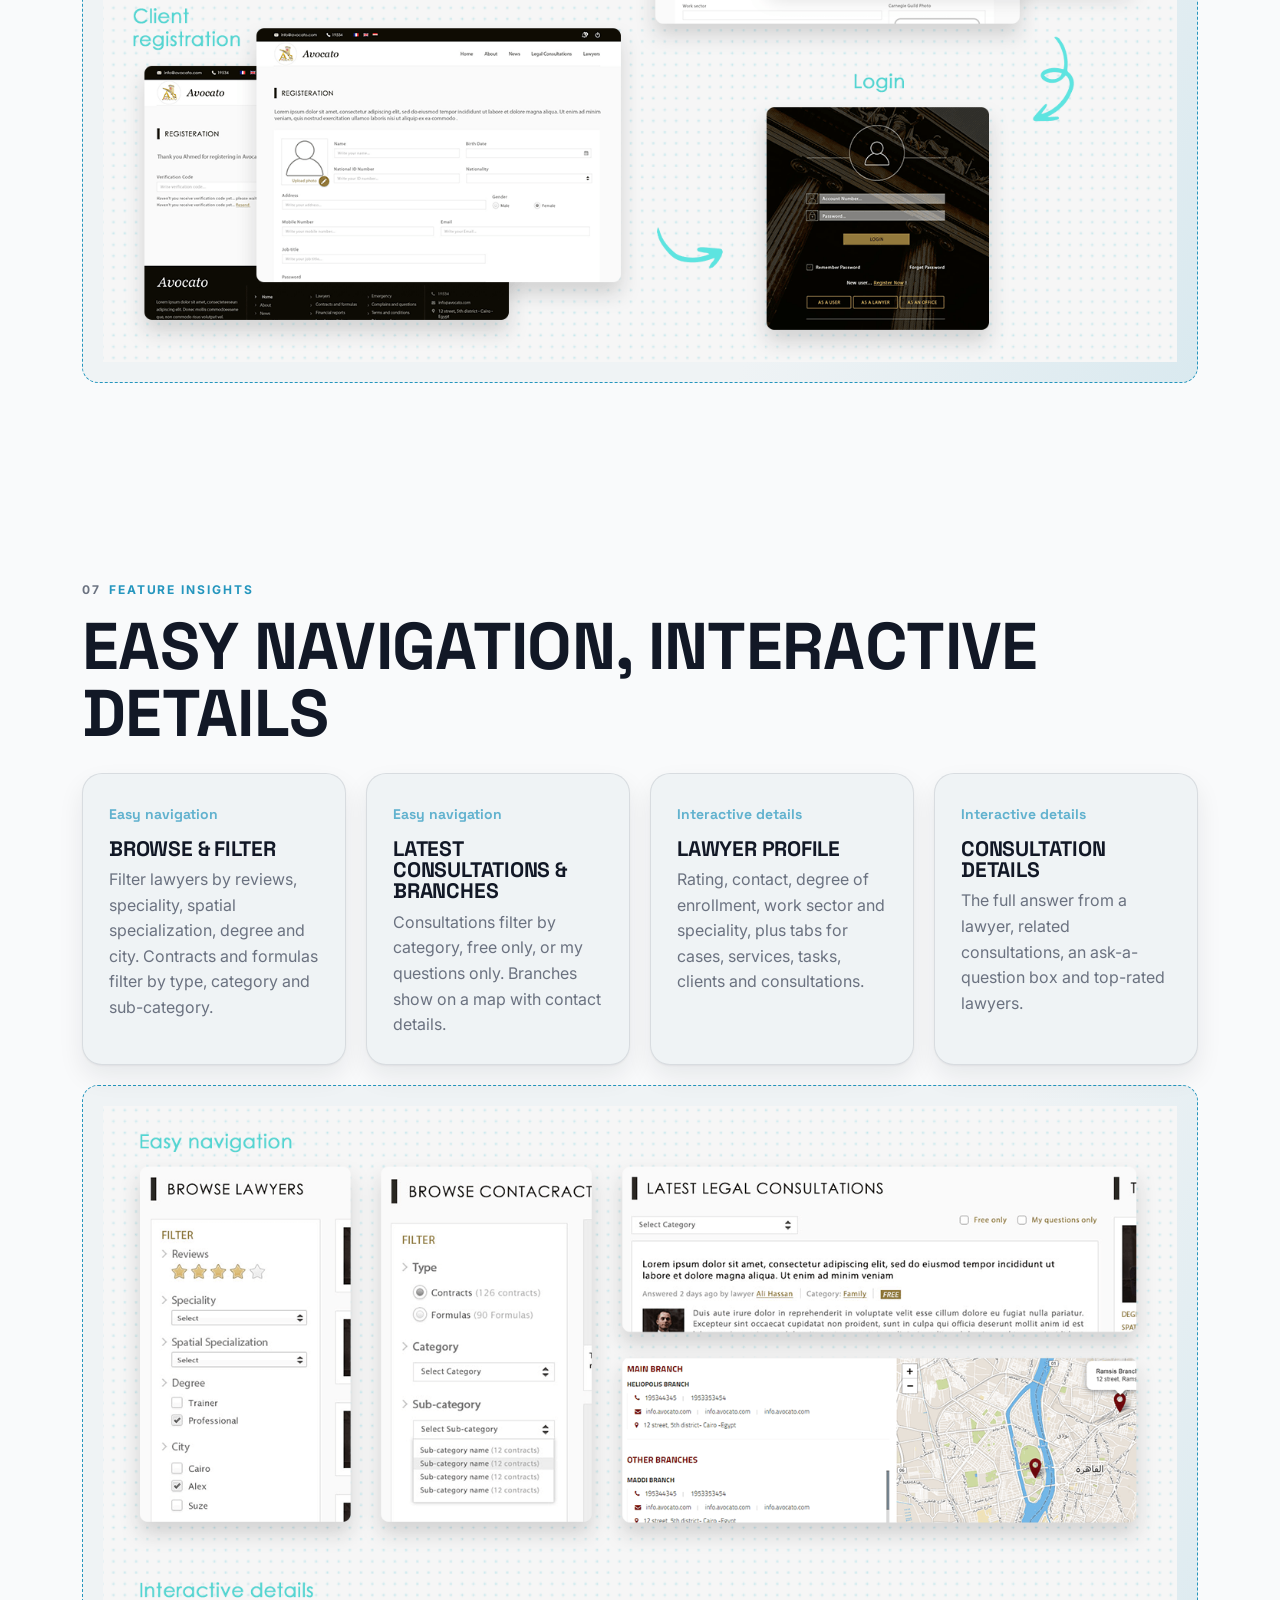
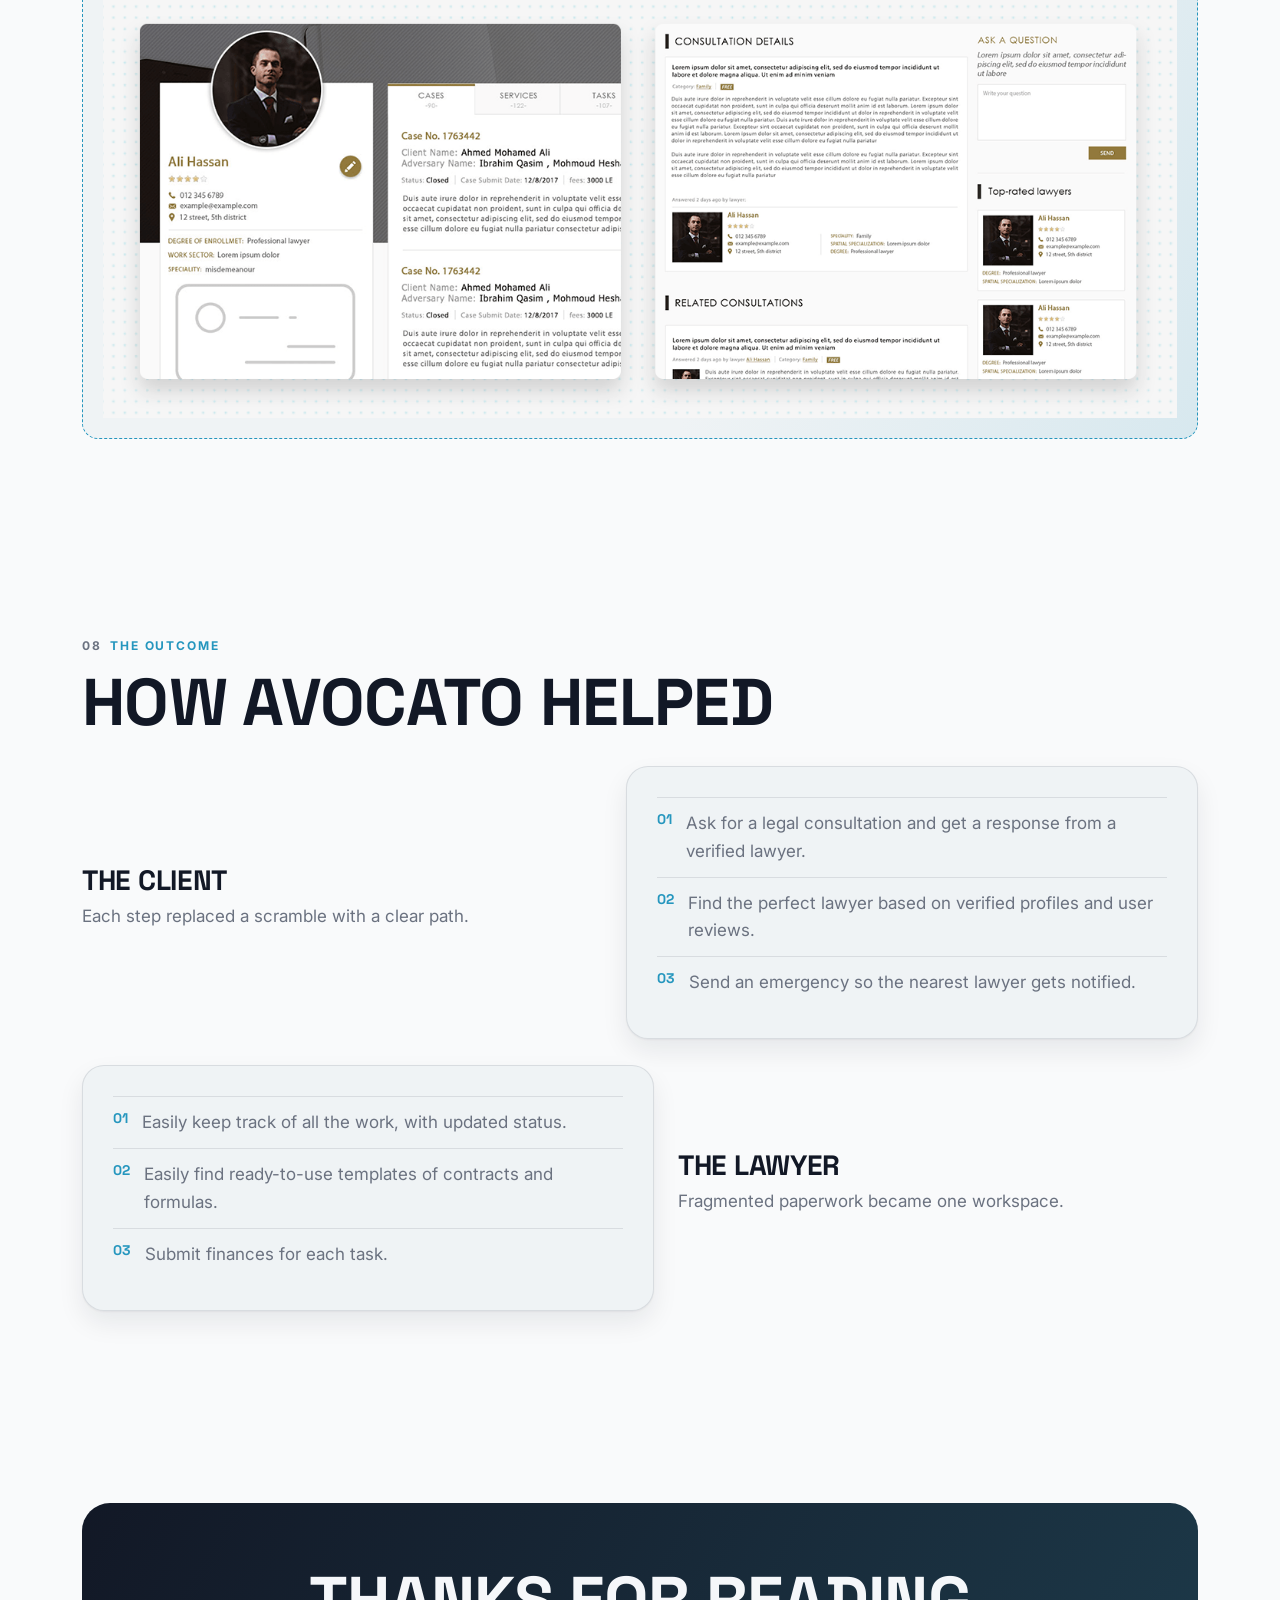
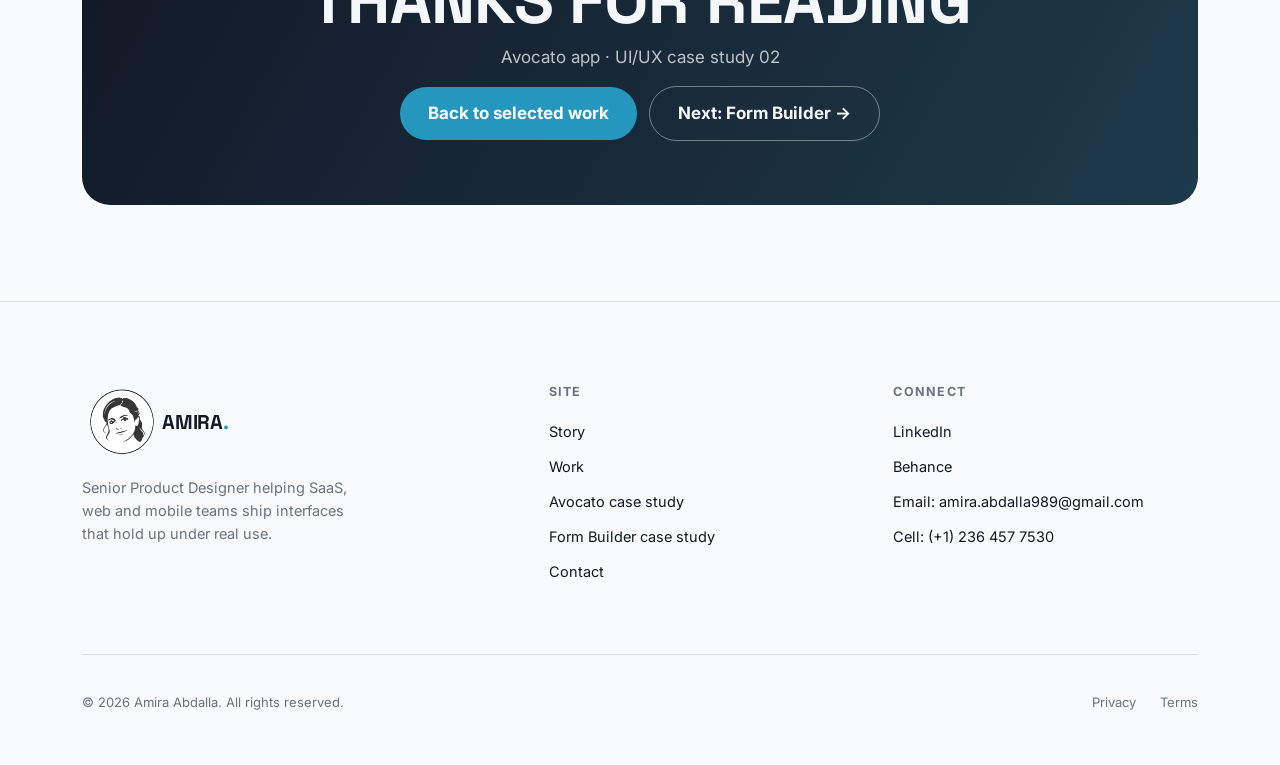
<file: avocato.html>
<!DOCTYPE html>
<html lang="en"><head><meta charset="utf-8">
<meta name="viewport" content="width=device-width, initial-scale=1.0">
<title>Avocato App — UI/UX Case Study · Amira Abdalla</title>
<meta name="description" content="Avocato app — a UI/UX case study by Amira Abdalla, Senior Product Designer.">
<meta name="theme-color" content="#F9FAFB" media="(prefers-color-scheme: light)"><meta name="theme-color" content="#0B0F17" media="(prefers-color-scheme: dark)">
<link rel="icon" type="image/png" sizes="32x32" href="assets/favicon_io/favicon-32x32.png">
<link rel="icon" type="image/png" sizes="16x16" href="assets/favicon_io/favicon-16x16.png">
<link rel="apple-touch-icon" href="assets/favicon_io/apple-touch-icon.png">
<link rel="preconnect" href="https://fonts.googleapis.com"><link rel="preconnect" href="https://fonts.gstatic.com" crossorigin>
<link href="https://fonts.googleapis.com/css2?family=Space+Grotesk:wght@500;700&family=Inter:wght@400;500;600&display=swap" rel="stylesheet">
<script>try{if(localStorage.getItem('theme')==='dark')document.documentElement.setAttribute('data-theme','dark')}catch(e){}</script>

<link rel="stylesheet" href="style.css"></head><body class="page-case"><div id="glow"></div>
<nav class="nav" id="nav">
  <div class="wrap">
    <a href="index.html" class="logo">AMIRA<span>.</span></a>
    <ul class="nav-links">
      <li><a href="index.html#story">Story</a></li>
      <li><a href="index.html#work">Work</a></li>
      <li><a href="index.html#finale">Contact</a></li>
    </ul>
    <div style="display:flex;align-items:center">
      <button class="theme-toggle" id="themeToggle" aria-label="Toggle dark mode" aria-pressed="false"><span class="knob">
        <svg class="icon-sun" viewBox="0 0 24 24" fill="none" stroke="currentColor" stroke-width="2.4"><circle cx="12" cy="12" r="4"/><path d="M12 2v2M12 20v2M4.9 4.9l1.4 1.4M17.7 17.7l1.4 1.4M2 12h2M20 12h2M4.9 19.1l1.4-1.4M17.7 6.3l1.4-1.4"/></svg>
        <svg class="icon-moon" viewBox="0 0 24 24" fill="currentColor"><path d="M20 14.5A8.5 8.5 0 1 1 9.5 4a7 7 0 0 0 10.5 10.5Z"/></svg></span></button>
      <a href="index.html#finale" class="btn-pill"><span class="btn-label">Work With Me</span><svg viewBox="0 0 24 24" fill="none" stroke="currentColor" stroke-width="2.4"><path d="M5 12h14M13 6l6 6-6 6"/></svg></a>
    </div>
  </div>
  <i id="bar"></i>
</nav>

<header class="hero" id="top"><i class="blob b1"></i><i class="blob b2"></i><i class="blob b3"></i><div class="big02">02</div><div class="wrap">
<a class="back" href="index.html#work">← All work</a><br><span class="tag">UI/UX case study · Web app</span>
<h1 id="t">Avocato <span>app</span></h1>
<p class="lead" style="margin-top:22px">A platform that provides specialized legal services that facilitate dealing with legal issues for everyone.</p>
<div class="chips"><span>Photoshop</span><span>CSS</span><span>HTML</span><span>JavaScript</span></div>
</div></header>
<div class="mq-wrap"><div class="mq" aria-hidden="true"><div><span>Legal made simple</span><span>Verified lawyers</span><span>Emergency ready</span><span>One trusted platform</span><span>Legal made simple</span><span>Verified lawyers</span><span>Emergency ready</span><span>One trusted platform</span></div></div></div>

<section><div class="wrap rv">
<span class="tag"><i>01</i>The story</span>
<div class="two">
  <div>
    <h2>Legal help, made modern</h2>
    <p class="lead">Avocato delivers specialized legal service through an electronic platform, ensuring quality and accuracy before it reaches the client. That helps develop the lawyers' community and introduces qualified lawyers to clients.</p>
    <p class="lead" style="margin-top:16px">Using Avocato is the future of legal services — enlarging, enriching and modernizing the attorney profession instead of the traditional way.</p>
  </div>
  <div class="shot">
    <img src="assets/showcases/avocato1.png" alt="Avocato">
  </div>
</div>
</div></section>

<section style="padding:70px 0"><div class="wrap stats">
<div class="stat rv"><b data-n="4">0</b><span>Design principles</span></div>
<div class="stat rv"><b data-n="5">0</b><span>Design thinking stages</span></div>
<div class="stat rv"><b data-n="2">0</b><span>User personas</span></div>
<div class="stat rv"><b data-n="2">0</b><span>Languages</span></div>
</div></section>
<section><div class="wrap">
<span class="tag rv"><i>02</i>Design approach</span>
<h2 class="rv">Four principles</h2>
<div class="grid">
<div class="card rv spot"><span class="n">01</span><h3>Data centralization</h3><p>All legal consultations with their verified answers in one place, quick and easy to navigate when needed.</p></div>
<div class="card rv spot"><span class="n">02</span><h3>Real time &amp; location</h3><p>Live location helps users find the right lawyer's availability, while lawyers stay updated with their schedule.</p></div>
<div class="card rv spot"><span class="n">03</span><h3>User-centered design</h3><p>Simple, easy-to-use interfaces so both lawyers and users can navigate the platform without hassle.</p></div>
<div class="card rv spot"><span class="n">04</span><h3>Streamlined workflows</h3><p>A trusted channel between users and lawyers to provide paperwork, saving time and effort.</p></div>
</div></div></section>

<section><div class="wrap">
<span class="tag rv"><i>03</i>Design thinking</span>
<h2 class="rv">How I got there</h2>
<div class="steps">
<div class="step rv"><div class="dot">1</div><div><h3>Empathize</h3><p>Collaborated with the product owners to understand the target audience — lawyers and clients — ensuring the design resonated with their backgrounds and needs.</p></div></div>
<div class="step rv"><div class="dot">2</div><div><h3>Define</h3><p>Identified the challenge: crafting a usable, highly functional web app for busy professionals, with an interface that fulfills emergency usage and builds trust between lawyers and clients for a professional relationship.</p></div></div>
<div class="step rv"><div class="dot">3</div><div><h3>Ideate</h3><p>Studied successful apps like lawyers.com to understand how they build trust, analyzing the strengths and weaknesses of their layouts. Applied those insights to design a distinctive portal that reflected the client request.</p></div></div>
<div class="step rv"><div class="dot">4</div><div><h3>Prototype</h3><p>Designed mockups, UI designs and interactive prototypes for the dev team, and delivered prototypes for usability testing to gather feedback and improve the UI.</p></div></div>
<div class="step rv"><div class="dot">5</div><div><h3>Test</h3><p>Tested the product with the quality control team and real users, and did the final review before launch.</p></div></div>
</div></div></section>

<section><div class="wrap">
<span class="tag rv"><i>04</i>Meet the users</span>
<h2 class="rv">Two people, one platform</h2>
<div class="persona card rv spot">
<div class="who"><div class="av">ZM</div><h3>Zaki Malik</h3><small>CEO of international trade company</small><dl><dt>Age</dt><dd>41 years</dd><dt>Location</dt><dd>Cairo, Egypt</dd><dt>Experience</dt><dd>7 years of practice</dd></dl></div>
<div class="pc"><h4>Background</h4><p>Founder and CEO of an international trade company that usually imports children's toys from China to distribute to local stores. He needs lawyer assistance multiple times during his process.</p><h4>Goals</h4><p>Quick search to a legal consultation in multiple settings to help facilitate his trade process.</p><h4>Challenges</h4><p>Difficulty maintaining regular communication with his lawyer for follow-ups and updates.</p></div></div>
<div class="persona card rv spot">
<div class="who"><div class="av">AN</div><h3>Adam Noah</h3><small>Attorney General</small><dl><dt>Age</dt><dd>38 years</dd><dt>Location</dt><dd>Cairo, Egypt</dd><dt>Experience</dt><dd>7 years of practice</dd></dl></div>
<div class="pc"><h4>Background</h4><p>Works at a private attorney office with a busy schedule, managing about 5–9 clients daily. He struggles with fragmented client paperwork spread across locations, leading to time-consuming searches during consultations.</p><h4>Goals</h4><ul><li>Quick access to client data through a centralized platform for history and documents.</li><li>Meet new clients online or in the nearest location.</li><li>Efficient time management by streamlining administrative tasks.</li></ul><h4>Challenges</h4><ul><li>Fragmented records slow down appointments.</li><li>High administrative load from paperwork and records.</li><li>Difficulty keeping regular communication for follow-ups.</li></ul></div></div>
</div></section>

<section>
  <div class="wrap">
    <span class="tag rv"><i>05</i>User flow</span>
    <h2 class="rv">Mapping the journey</h2>
    <div class="flow">
      <div class="row rv"><em>Client</em><span class="node">Client access</span><span class="arr">→</span><span class="node">Choose action</span><span class="arr">→</span><span class="node">Hire lawyer</span><span class="arr">→</span><span class="node end">Service completed</span></div>
      <div class="row rv"><em>Emergency</em><span class="node">Client access</span><span class="arr">→</span><span class="node">Announce emergency</span><span class="arr">→</span><span class="node">Nearest lawyer notified</span></div>
      <div class="row rv"><em>Consultation</em><span class="node">Ask legal consultation</span><span class="arr">→</span><span class="node">Request sent</span><span class="arr">→</span><span class="node">Lawyer responds</span><span class="arr">→</span><span class="node">Lawyer answers</span><span class="arr">→</span><span class="node end">Service completed</span></div>
      <div class="row rv"><em>Lawyer</em><span class="node">Registration</span><span class="arr">→</span><span class="node">Choose plan</span><span class="arr">→</span><span class="node">Paid plan? Yes: create verified account · No: payment process</span><span class="arr">→</span><span class="node end">Account created</span></div>
    </div>
  </div>
</section>

<section><div class="wrap">
<span class="tag rv"><i>06</i>Screens</span>
<h2 class="rv">From first hello to login</h2>
<div class="grid" style="margin-top:26px">
<div class="card rv spot"><span class="n">Intro</span><h3>Choose your language</h3><p>A welcome screen with the tagline and a language select: English, Arabic and French.</p></div>
<div class="card rv spot"><span class="n">Client</span><h3>Client registration</h3><p>Profile photo, personal details, then a verification code step.</p></div>
<div class="card rv spot"><span class="n">Attorney</span><h3>Attorney registration</h3><p>Personal and office representative info, work sector, speciality and guild photo.</p></div>
<div class="card rv spot"><span class="n">Login</span><h3>Login</h3><p>Account number and password, with entry paths as a user, a lawyer or an office.</p></div>
</div>
<div class="shot rv" style="margin-top:20px">
  <img src="assets/showcases/avocato2.png" alt="Avocato Screens">
</div>
</div></section>

<section><div class="wrap">
<span class="tag rv"><i>07</i>Feature insights</span>
<h2 class="rv">Easy navigation, interactive details</h2>
<div class="grid" style="margin-top:26px">
<div class="card rv spot"><span class="n">Easy navigation</span><h3>Browse &amp; filter</h3><p>Filter lawyers by reviews, speciality, spatial specialization, degree and city. Contracts and formulas filter by type, category and sub-category.</p></div>
<div class="card rv spot"><span class="n">Easy navigation</span><h3>Latest consultations &amp; branches</h3><p>Consultations filter by category, free only, or my questions only. Branches show on a map with contact details.</p></div>
<div class="card rv spot"><span class="n">Interactive details</span><h3>Lawyer profile</h3><p>Rating, contact, degree of enrollment, work sector and speciality, plus tabs for cases, services, tasks, clients and consultations.</p></div>
<div class="card rv spot"><span class="n">Interactive details</span><h3>Consultation details</h3><p>The full answer from a lawyer, related consultations, an ask-a-question box and top-rated lawyers.</p></div>
</div>
<div class="shot rv" style="margin-top:20px">
  <img src="assets/showcases/avocato3.png" alt="Navigation in Avocato app">
</div>
</div></section>

<section><div class="wrap">
<span class="tag rv"><i>08</i>The outcome</span>
<h2 class="rv">How Avocato helped</h2>
<div class="acts">
<div class="act rv"><div><h3>The client</h3><p>Each step replaced a scramble with a clear path.</p></div><div class="out"><ol><li>Ask for a legal consultation and get a response from a verified lawyer.</li><li>Find the perfect lawyer based on verified profiles and user reviews.</li><li>Send an emergency so the nearest lawyer gets notified.</li></ol></div></div>
<div class="act rv"><div><h3>The lawyer</h3><p>Fragmented paperwork became one workspace.</p></div><div class="out"><ol><li>Easily keep track of all the work, with updated status.</li><li>Easily find ready-to-use templates of contracts and formulas.</li><li>Submit finances for each task.</li></ol></div></div>
</div></div></section>

<section><div class="wrap rv"><div class="cta"><h2>Thanks for reading</h2><p style="margin:0;opacity:.75">Avocato app · UI/UX case study 02</p><a href="index.html#work">Back to selected work</a><a href="form-builder.html">Next: Form Builder →</a></div></div></section>

<footer>
  <div class="wrap">
    <div class="footer-top">
      <div class="footer-brand">
        <a href="#top" class="logo">
        <span>
          <img src="assets/icon-transparent.png" alt="Amira Abdalla logo" width="80" height="80" loading="lazy">
        </span>
        AMIRA<span>.</span></a>
        <p>Senior Product Designer helping SaaS, web and mobile teams ship interfaces that hold up under real use.</p>
      </div>
      <div class="footer-col">
        <h4>Site</h4>
        <ul><li><a href="#story">Story</a></li><li><a href="#work">Work</a></li><li><a href="avocato.html">Avocato case study</a></li><li><a href="form-builder.html">Form Builder case study</a></li><li><a href="#finale">Contact</a></li></ul>
      </div>
      <div class="footer-col">
        <h4>Connect</h4>
        <ul>
          <li><a href="https://www.linkedin.com/in/amira-abdalla-89699972/" target="_blank" rel="noopener">LinkedIn</a></li>
          <li><a href="https://www.behance.net/asamy201208c1" target="_blank" rel="noopener">Behance</a></li>
          <li><a href="mailto:amira.abdalla989@gmail.com">Email: amira.abdalla989@gmail.com</a></li>
          <li>Cell: (+1) 236 457 7530</li>
        </ul>
      </div>
      <!-- <div class="footer-col">
        <h4>Stay in the loop</h4>
        <form class="newsletter" onsubmit="return false;">
          <input type="email" placeholder="you@studio.com" aria-label="Email address">
          <button type="submit">Join</button>
        </form>
      </div> -->
    </div>
    <div class="footer-bottom">
      <p class="copyright">© 2026 Amira Abdalla. All rights reserved.</p>
      <ul class="footer-legal"><li><a href="#top">Privacy</a></li><li><a href="#top">Terms</a></li></ul>
    </div>
  </div>
</footer>
<script>
const io=new IntersectionObserver(e=>e.forEach(x=>{if(x.isIntersecting){x.target.classList.add('in');io.unobserve(x.target)}}),{threshold:.12});
document.querySelectorAll('.rv').forEach(el=>io.observe(el));
document.querySelectorAll('.card').forEach(c=>{
 c.addEventListener('pointermove',e=>{const r=c.getBoundingClientRect(),x=(e.clientX-r.left)/r.width-.5,y=(e.clientY-r.top)/r.height-.5;c.style.transform=`perspective(800px) rotateY(${x*7}deg) rotateX(${-y*7}deg) translateZ(6px)`});
 c.addEventListener('pointerleave',()=>c.style.transform='');
});


function splitChars(el){var k=0;el.setAttribute('aria-label',el.textContent.trim());
 (function walk(n){[].slice.call(n.childNodes).forEach(function(c){
  if(c.nodeType===3){var f=document.createDocumentFragment();c.textContent.split(/(\s+)/).forEach(function(p){
    if(!p)return;if(/^\s+$/.test(p)){f.appendChild(document.createTextNode(' '));return}
    var w=document.createElement('span');w.className='w';w.setAttribute('aria-hidden','true');
    [].forEach.call(p,function(ch){var s=document.createElement('span');s.className='ch';s.style.setProperty('--i',k++);s.textContent=ch;w.appendChild(s)});f.appendChild(w)});
    c.replaceWith(f)}else if(c.nodeType===1)walk(c)})})(el)}
const reduced=matchMedia('(prefers-reduced-motion: reduce)').matches;
const themeToggle=document.getElementById('themeToggle'),root=document.documentElement;
themeToggle.addEventListener('click',()=>{const d=root.getAttribute('data-theme')==='dark';d?root.removeAttribute('data-theme'):root.setAttribute('data-theme','dark');themeToggle.setAttribute('aria-pressed',String(!d))});

try{if(localStorage.getItem('theme')==='dark')themeToggle.setAttribute('aria-pressed','true')}catch(e){}
themeToggle.addEventListener('click',function(){try{localStorage.setItem('theme',root.getAttribute('data-theme')==='dark'?'dark':'light')}catch(e){}});

const nav=document.getElementById('nav');addEventListener('scroll',()=>nav.classList.toggle('scrolled',scrollY>50),{passive:true});
if(!reduced)splitChars(document.getElementById('t'));
document.querySelectorAll('.grid').forEach(g=>[...g.children].forEach((c,i)=>c.style.transitionDelay=(i*110)+'ms'));
document.querySelectorAll('.row').forEach(r=>[...r.children].filter(x=>x.tagName!=='EM').forEach((x,i)=>x.style.setProperty('--i',i)));
const cnt=new IntersectionObserver(e=>e.forEach(x=>{if(!x.isIntersecting)return;const b=x.target.querySelector('b'),n=+b.dataset.n,t0=performance.now();
 (function f(t){const p=Math.min((t-t0)/1200,1);b.textContent=Math.round(n*(1-Math.pow(1-p,3)));if(p<1)requestAnimationFrame(f)})(t0);cnt.unobserve(x.target)}),{threshold:.6});
document.querySelectorAll('.stat').forEach(el=>cnt.observe(el));
const st=document.querySelector('.steps'),big=document.querySelector('.big02');
function sc(){const r=st.getBoundingClientRect();st.style.setProperty('--p',Math.max(0,Math.min(1,(innerHeight*.7-r.top)/r.height)));big.style.transform=`translateY(${scrollY*.25}px)`}
addEventListener('scroll',sc,{passive:true});sc();
  // ---- shared interactions ----
  var bar=document.getElementById('bar'),glow=document.getElementById('glow');
  function prog(){var h=document.documentElement.scrollHeight-innerHeight;bar.style.width=(h>0?scrollY/h*100:0)+'%'}
  addEventListener('scroll',prog,{passive:true});prog();
  if(!reduced){
    addEventListener('pointermove',function(e){glow.style.left=e.clientX+'px';glow.style.top=e.clientY+'px'});
    document.querySelectorAll('.spot').forEach(function(c){c.addEventListener('pointermove',function(e){var r=c.getBoundingClientRect();c.style.setProperty('--mx',(e.clientX-r.left)+'px');c.style.setProperty('--my',(e.clientY-r.top)+'px')})});
  }

</script><script src="mascot.js" defer></script>
</body></html>
</file>
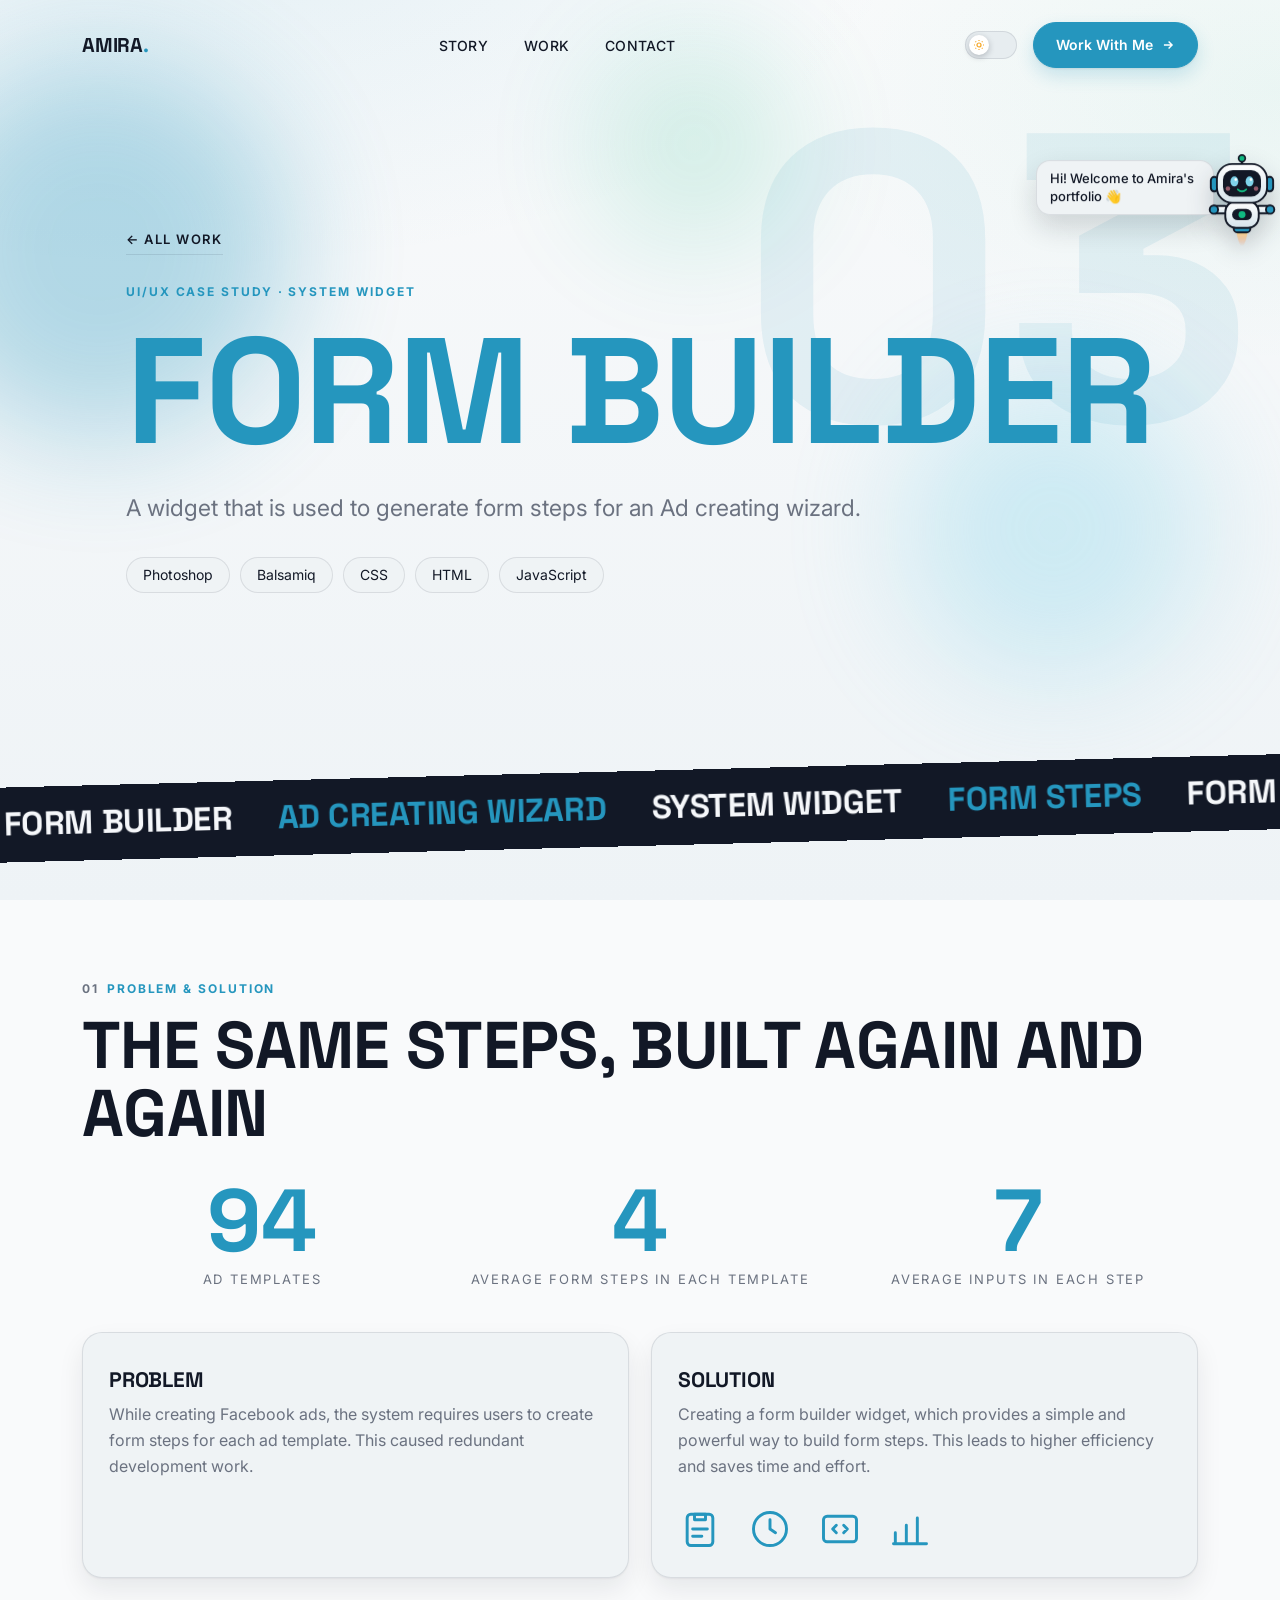
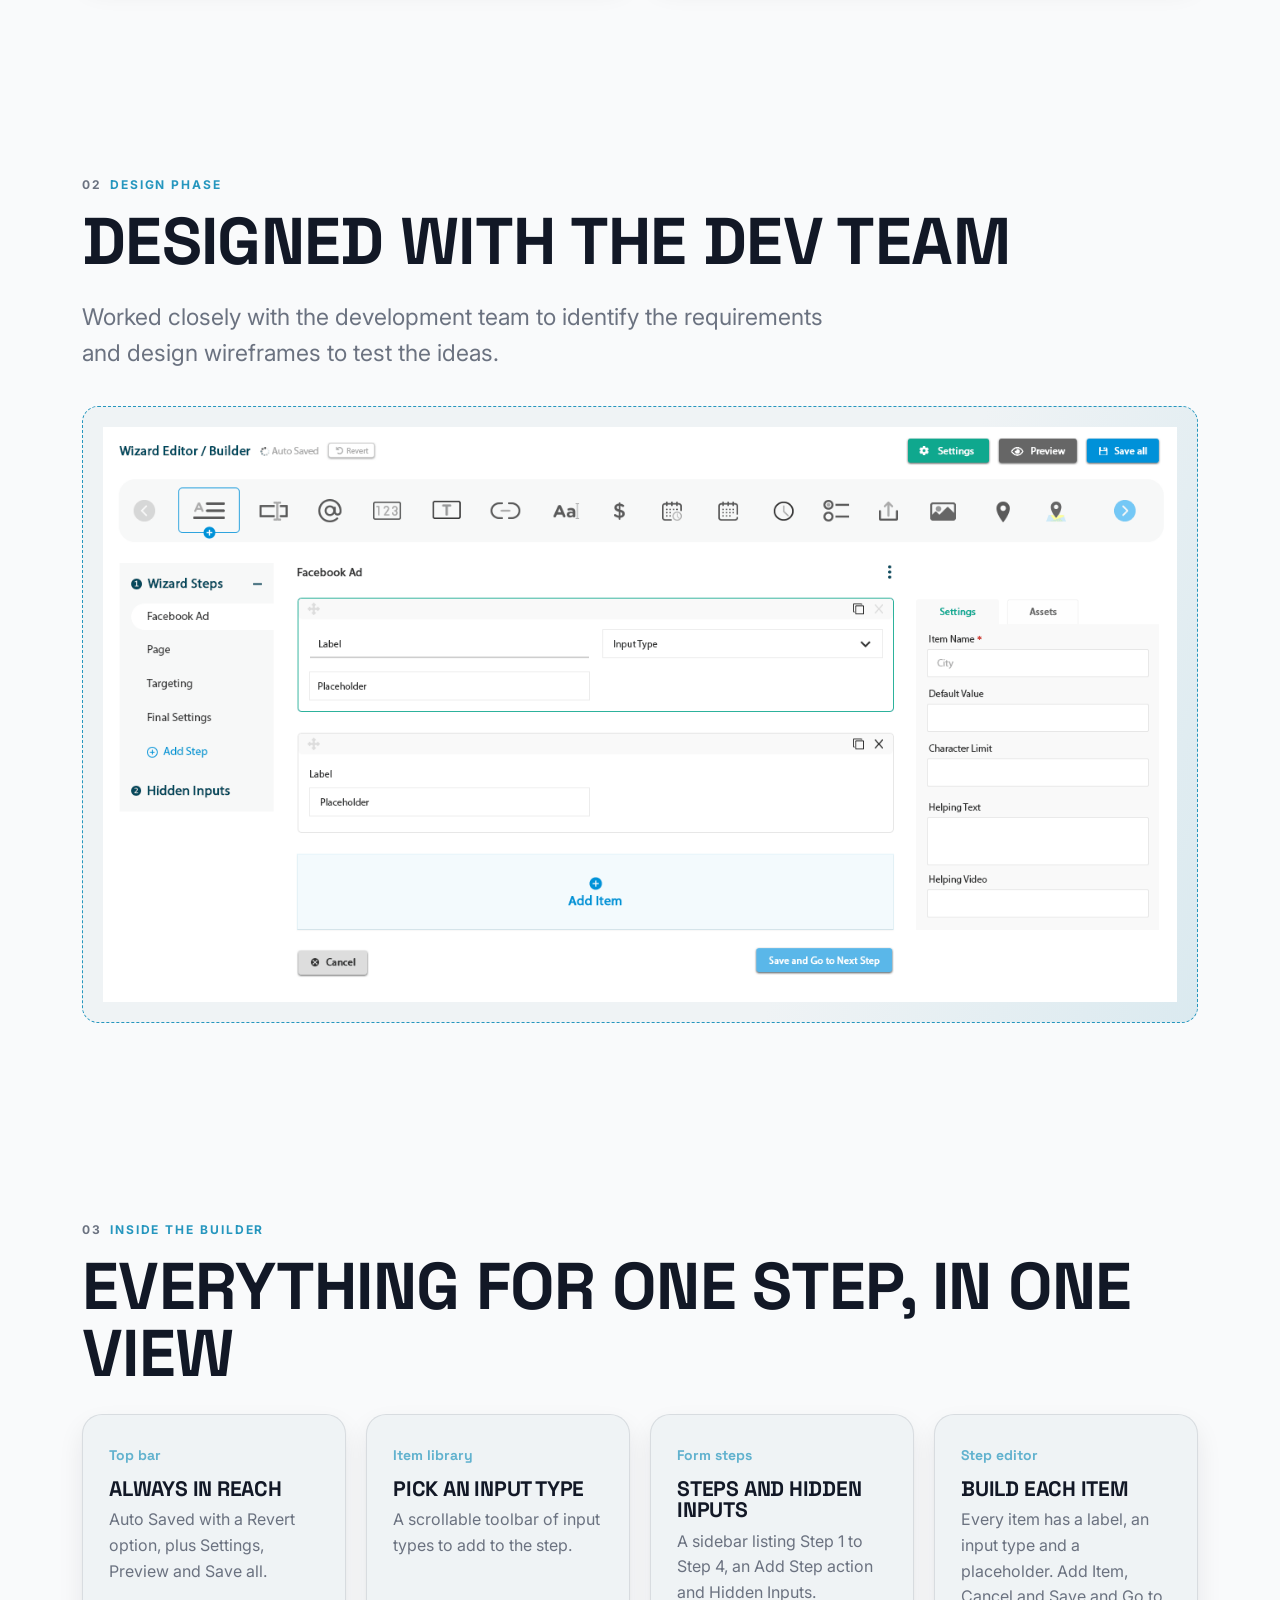
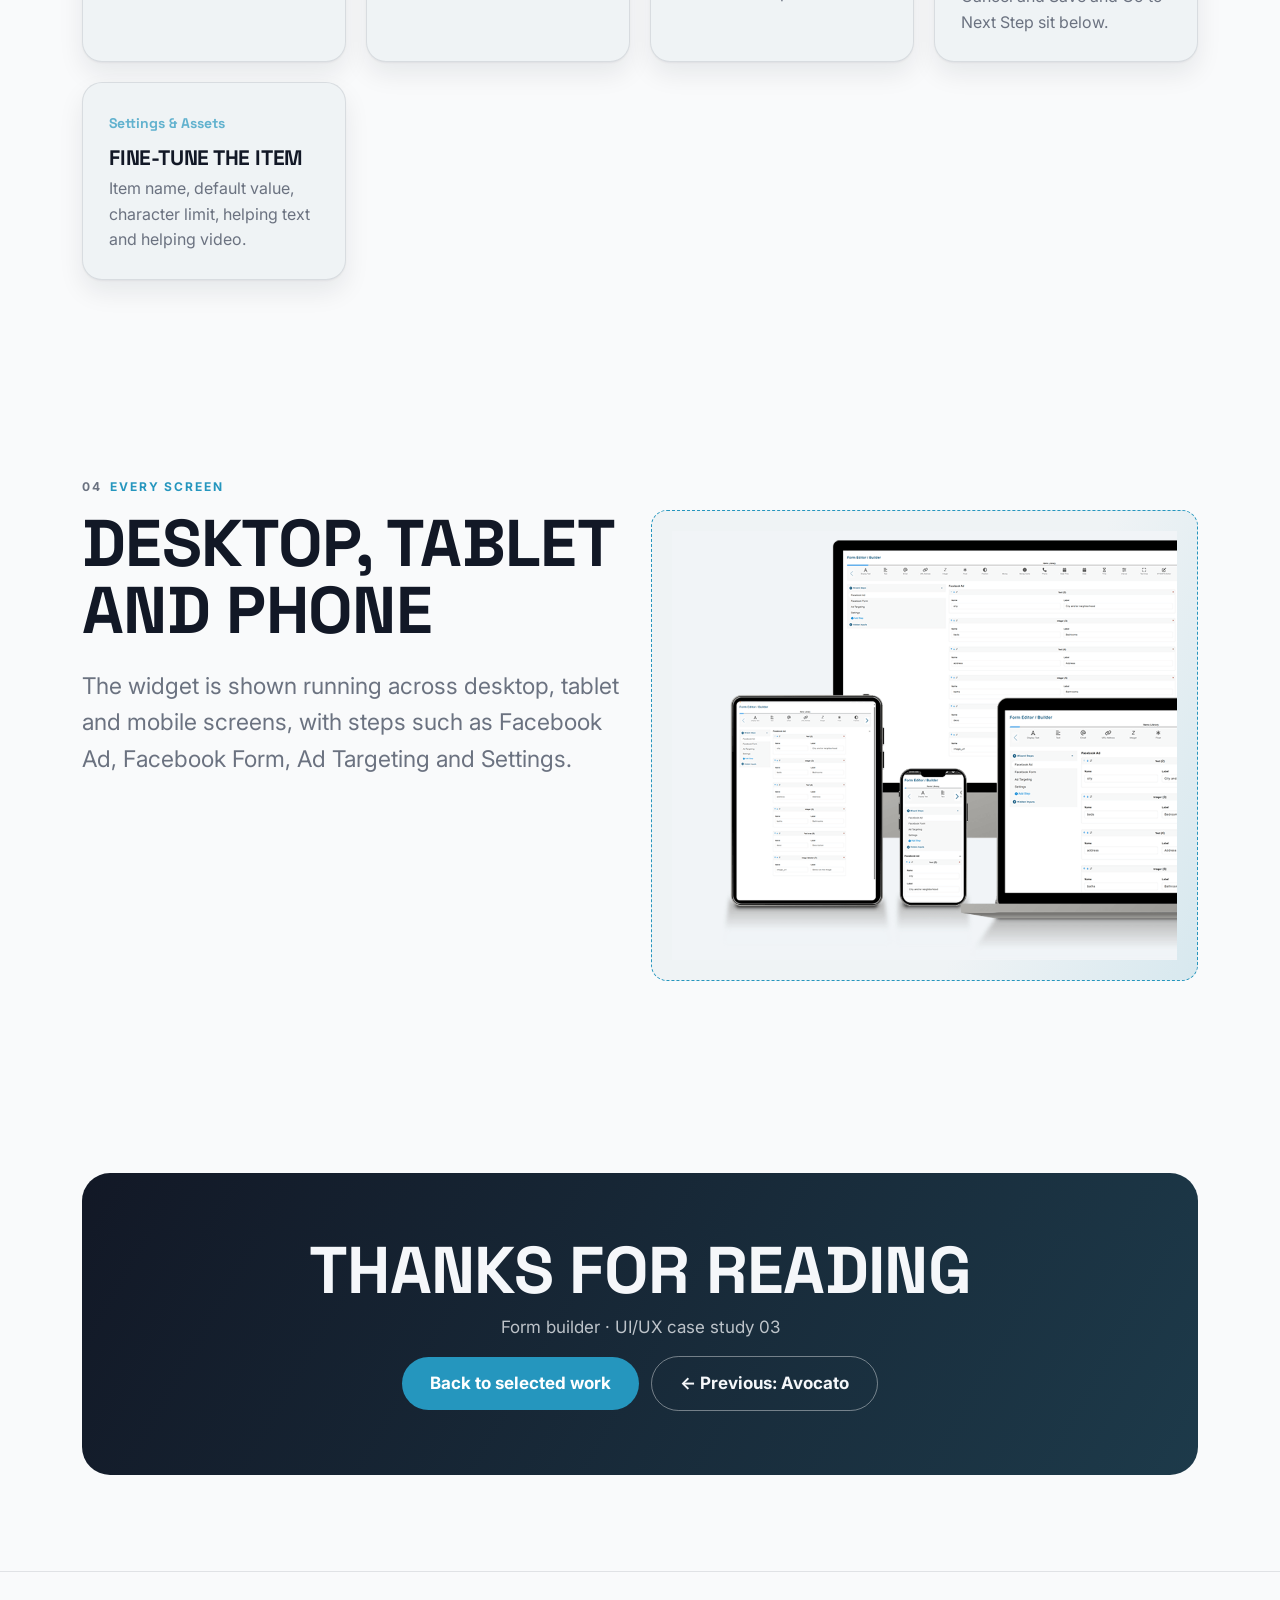
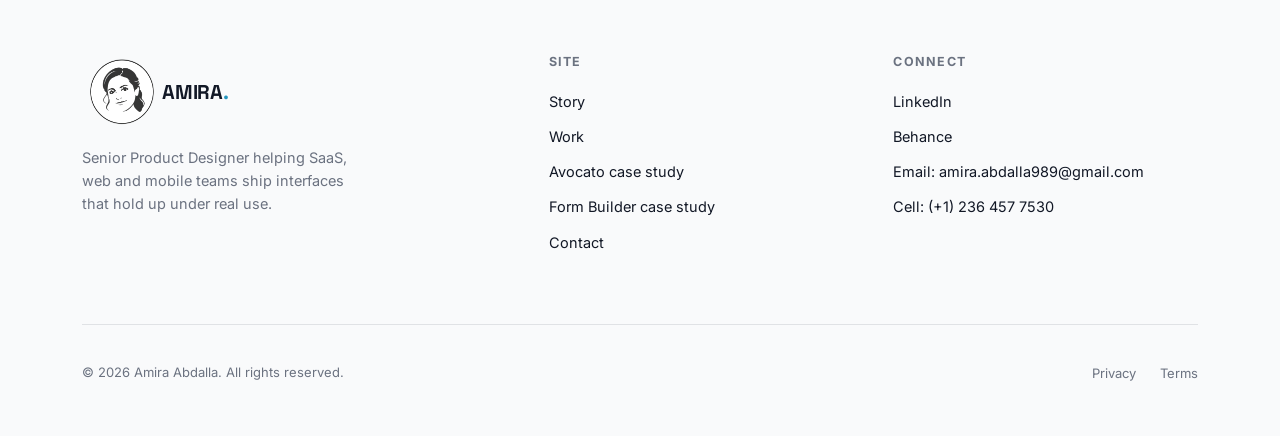
<file: form-builder.html>
<!DOCTYPE html>
<html lang="en"><head><meta charset="utf-8">
<meta name="viewport" content="width=device-width, initial-scale=1.0">
<title>Form Builder — UI/UX Case Study · Amira Abdalla</title>
<meta name="description" content="Form builder — a UI/UX case study by Amira Abdalla: a system widget that generates form steps for an Ad creating wizard.">
<meta name="theme-color" content="#F9FAFB" media="(prefers-color-scheme: light)"><meta name="theme-color" content="#0B0F17" media="(prefers-color-scheme: dark)">
<link rel="icon" type="image/png" sizes="32x32" href="assets/favicon_io/favicon-32x32.png">
<link rel="icon" type="image/png" sizes="16x16" href="assets/favicon_io/favicon-16x16.png">
<link rel="apple-touch-icon" href="assets/favicon_io/apple-touch-icon.png">
<link rel="preconnect" href="https://fonts.googleapis.com"><link rel="preconnect" href="https://fonts.gstatic.com" crossorigin>
<link href="https://fonts.googleapis.com/css2?family=Space+Grotesk:wght@500;700&family=Inter:wght@400;500;600&display=swap" rel="stylesheet">
<script>try{if(localStorage.getItem('theme')==='dark')document.documentElement.setAttribute('data-theme','dark')}catch(e){}</script>

<link rel="stylesheet" href="style.css"></head><body class="page-case"><div id="glow"></div>
<nav class="nav" id="nav">
  <div class="wrap">
    <a href="index.html" class="logo">AMIRA<span>.</span></a>
    <ul class="nav-links">
      <li><a href="index.html#story">Story</a></li>
      <li><a href="index.html#work">Work</a></li>
      <li><a href="index.html#finale">Contact</a></li>
    </ul>
    <div style="display:flex;align-items:center">
      <button class="theme-toggle" id="themeToggle" aria-label="Toggle dark mode" aria-pressed="false"><span class="knob">
        <svg class="icon-sun" viewBox="0 0 24 24" fill="none" stroke="currentColor" stroke-width="2.4"><circle cx="12" cy="12" r="4"/><path d="M12 2v2M12 20v2M4.9 4.9l1.4 1.4M17.7 17.7l1.4 1.4M2 12h2M20 12h2M4.9 19.1l1.4-1.4M17.7 6.3l1.4-1.4"/></svg>
        <svg class="icon-moon" viewBox="0 0 24 24" fill="currentColor"><path d="M20 14.5A8.5 8.5 0 1 1 9.5 4a7 7 0 0 0 10.5 10.5Z"/></svg></span></button>
      <a href="index.html#finale" class="btn-pill"><span class="btn-label">Work With Me</span><svg viewBox="0 0 24 24" fill="none" stroke="currentColor" stroke-width="2.4"><path d="M5 12h14M13 6l6 6-6 6"/></svg></a>
    </div>
  </div>
  <i id="bar"></i>
</nav>

<header class="hero" id="top"><i class="blob b1"></i><i class="blob b2"></i><i class="blob b3"></i><div class="big02">03</div><div class="wrap">
<a class="back" href="index.html#work">← All work</a><br><span class="tag">UI/UX case study · System widget</span>
<h1 id="t">Form <span>builder</span></h1>
<p class="lead" style="margin-top:22px">A widget that is used to generate form steps for an Ad creating wizard.</p>
<div class="chips"><span>Photoshop</span><span>Balsamiq</span><span>CSS</span><span>HTML</span><span>JavaScript</span></div>
</div></header>
<div class="mq-wrap"><div class="mq" aria-hidden="true"><div><span>Form builder</span><span>Ad creating wizard</span><span>System widget</span><span>Form steps</span><span>Form builder</span><span>Ad creating wizard</span><span>System widget</span><span>Form steps</span><span>Form builder</span><span>Ad creating wizard</span><span>System widget</span><span>Form steps</span><span>Form builder</span><span>Ad creating wizard</span><span>System widget</span><span>Form steps</span></div></div></div>

<section><div class="wrap">
<span class="tag rv"><i>01</i>Problem &amp; solution</span>
<h2 class="rv">The same steps, built again and again</h2>
<div class="stats" style="margin:30px 0 40px">
<div class="stat rv"><b data-n="94">0</b><span>Ad templates</span></div>
<div class="stat rv"><b data-n="4">0</b><span>Average form steps in each template</span></div>
<div class="stat rv"><b data-n="7">0</b><span>Average inputs in each step</span></div>
</div>
<div class="two">
  <div class="card rv spot"><h3>Problem</h3><p style="margin-top:12px">While creating Facebook ads, the system requires users to create form steps for each ad template. This caused redundant development work.</p></div>
  <div class="card rv spot"><h3>Solution</h3><p style="margin-top:12px">Creating a form builder widget, which provides a simple and powerful way to build form steps. This leads to higher efficiency and saves time and effort.</p>
  <div class="icon-row"><svg viewBox="0 0 24 24" fill="none" stroke="currentColor" stroke-width="1.6" stroke-linecap="round" stroke-linejoin="round" aria-hidden="true"><rect x="5" y="4" width="14" height="17" rx="2"/><path d="M9 4h6v3H9zM8 12h8M8 16h5"/></svg><svg viewBox="0 0 24 24" fill="none" stroke="currentColor" stroke-width="1.6" stroke-linecap="round" stroke-linejoin="round" aria-hidden="true"><circle cx="12" cy="12" r="9"/><path d="M12 7v5l3 2"/></svg><svg viewBox="0 0 24 24" fill="none" stroke="currentColor" stroke-width="1.6" stroke-linecap="round" stroke-linejoin="round" aria-hidden="true"><rect x="3" y="5" width="18" height="14" rx="2"/><path d="M10 10l-2 2 2 2M14 10l2 2-2 2"/></svg><svg viewBox="0 0 24 24" fill="none" stroke="currentColor" stroke-width="1.6" stroke-linecap="round" stroke-linejoin="round" aria-hidden="true"><path d="M4 20V14M10 20V10M16 20V6M3 20h18"/></svg></div></div>
</div></div></section>

<section><div class="wrap">
<span class="tag rv"><i>02</i>Design phase</span>
<h2 class="rv">Designed with the dev team</h2>
<p class="lead rv">Worked closely with the development team to identify the requirements and design wireframes to test the ideas.</p>
<div class="shot rv" style="margin-top:34px">
  <img src="assets/showcases/Wizard-Editor.png" alt="Form Builder">
</div>
</div></section>

<section><div class="wrap">
<span class="tag rv"><i>03</i>Inside the builder</span>
<h2 class="rv">Everything for one step, in one view</h2>
<div class="grid" style="margin-top:26px">
<div class="card rv spot"><span class="n">Top bar</span><h3>Always in reach</h3><p>Auto Saved with a Revert option, plus Settings, Preview and Save all.</p></div>
<div class="card rv spot"><span class="n">Item library</span><h3>Pick an input type</h3><p>A scrollable toolbar of input types to add to the step.</p></div>
<div class="card rv spot"><span class="n">Form steps</span><h3>Steps and hidden inputs</h3><p>A sidebar listing Step 1 to Step 4, an Add Step action and Hidden Inputs.</p></div>
<div class="card rv spot"><span class="n">Step editor</span><h3>Build each item</h3><p>Every item has a label, an input type and a placeholder. Add Item, Cancel and Save and Go to Next Step sit below.</p></div>
<div class="card rv spot"><span class="n">Settings &amp; Assets</span><h3>Fine-tune the item</h3><p>Item name, default value, character limit, helping text and helping video.</p></div>
</div></div></section>

<section><div class="wrap">
<span class="tag rv"><i>04</i>Every screen</span>
<div class="two">
  <div>
    <h2 class="rv">Desktop, tablet and phone</h2>
    <p class="lead rv">The widget is shown running across desktop, tablet and mobile screens, with steps such as Facebook Ad, Facebook Form, Ad Targeting and Settings.</p>
  </div>
  <div class="shot rv">
    <img src="assets/showcases/Wizard-Editor_responsive.png" alt="Form Builder as responsive design"></div>
  </div>
</div>
</section>

<section><div class="wrap rv"><div class="cta"><h2>Thanks for reading</h2><p style="margin:0;opacity:.75">Form builder · UI/UX case study 03</p><a href="index.html#work">Back to selected work</a><a href="avocato.html">← Previous: Avocato</a></div></div></section>

<footer>
  <div class="wrap">
    <div class="footer-top">
      <div class="footer-brand">
        <a href="#top" class="logo">
        <span>
          <img src="assets/icon-transparent.png" alt="Amira Abdalla logo" width="80" height="80" loading="lazy">
        </span>
        AMIRA<span>.</span></a>
        <p>Senior Product Designer helping SaaS, web and mobile teams ship interfaces that hold up under real use.</p>
      </div>
      <div class="footer-col">
        <h4>Site</h4>
        <ul><li><a href="#story">Story</a></li><li><a href="#work">Work</a></li><li><a href="avocato.html">Avocato case study</a></li><li><a href="form-builder.html">Form Builder case study</a></li><li><a href="#finale">Contact</a></li></ul>
      </div>
      <div class="footer-col">
        <h4>Connect</h4>
        <ul>
          <li><a href="https://www.linkedin.com/in/amira-abdalla-89699972/" target="_blank" rel="noopener">LinkedIn</a></li>
          <li><a href="https://www.behance.net/asamy201208c1" target="_blank" rel="noopener">Behance</a></li>
          <li><a href="mailto:amira.abdalla989@gmail.com">Email: amira.abdalla989@gmail.com</a></li>
          <li>Cell: (+1) 236 457 7530</li>
        </ul>
      </div>
      <!-- <div class="footer-col">
        <h4>Stay in the loop</h4>
        <form class="newsletter" onsubmit="return false;">
          <input type="email" placeholder="you@studio.com" aria-label="Email address">
          <button type="submit">Join</button>
        </form>
      </div> -->
    </div>
    <div class="footer-bottom">
      <p class="copyright">© 2026 Amira Abdalla. All rights reserved.</p>
      <ul class="footer-legal"><li><a href="#top">Privacy</a></li><li><a href="#top">Terms</a></li></ul>
    </div>
  </div>
</footer>
<script>
const io=new IntersectionObserver(e=>e.forEach(x=>{if(x.isIntersecting){x.target.classList.add('in');io.unobserve(x.target)}}),{threshold:.12});
document.querySelectorAll('.rv').forEach(el=>io.observe(el));
document.querySelectorAll('.card').forEach(c=>{
 c.addEventListener('pointermove',e=>{const r=c.getBoundingClientRect(),x=(e.clientX-r.left)/r.width-.5,y=(e.clientY-r.top)/r.height-.5;c.style.transform=`perspective(800px) rotateY(${x*7}deg) rotateX(${-y*7}deg) translateZ(6px)`});
 c.addEventListener('pointerleave',()=>c.style.transform='');
});


function splitChars(el){var k=0;el.setAttribute('aria-label',el.textContent.trim());
 (function walk(n){[].slice.call(n.childNodes).forEach(function(c){
  if(c.nodeType===3){var f=document.createDocumentFragment();c.textContent.split(/(\s+)/).forEach(function(p){
    if(!p)return;if(/^\s+$/.test(p)){f.appendChild(document.createTextNode(' '));return}
    var w=document.createElement('span');w.className='w';w.setAttribute('aria-hidden','true');
    [].forEach.call(p,function(ch){var s=document.createElement('span');s.className='ch';s.style.setProperty('--i',k++);s.textContent=ch;w.appendChild(s)});f.appendChild(w)});
    c.replaceWith(f)}else if(c.nodeType===1)walk(c)})})(el)}
const reduced=matchMedia('(prefers-reduced-motion: reduce)').matches;
const themeToggle=document.getElementById('themeToggle'),root=document.documentElement;
themeToggle.addEventListener('click',()=>{const d=root.getAttribute('data-theme')==='dark';d?root.removeAttribute('data-theme'):root.setAttribute('data-theme','dark');themeToggle.setAttribute('aria-pressed',String(!d))});

try{if(localStorage.getItem('theme')==='dark')themeToggle.setAttribute('aria-pressed','true')}catch(e){}
themeToggle.addEventListener('click',function(){try{localStorage.setItem('theme',root.getAttribute('data-theme')==='dark'?'dark':'light')}catch(e){}});

const nav=document.getElementById('nav');addEventListener('scroll',()=>nav.classList.toggle('scrolled',scrollY>50),{passive:true});
if(!reduced)splitChars(document.getElementById('t'));
document.querySelectorAll('.grid').forEach(g=>[...g.children].forEach((c,i)=>c.style.transitionDelay=(i*110)+'ms'));
document.querySelectorAll('.row').forEach(r=>[...r.children].filter(x=>x.tagName!=='EM').forEach((x,i)=>x.style.setProperty('--i',i)));
const cnt=new IntersectionObserver(e=>e.forEach(x=>{if(!x.isIntersecting)return;const b=x.target.querySelector('b'),n=+b.dataset.n,t0=performance.now();
 (function f(t){const p=Math.min((t-t0)/1200,1);b.textContent=Math.round(n*(1-Math.pow(1-p,3)));if(p<1)requestAnimationFrame(f)})(t0);cnt.unobserve(x.target)}),{threshold:.6});
document.querySelectorAll('.stat').forEach(el=>cnt.observe(el));
const st=document.querySelector('.steps'),big=document.querySelector('.big02');
function sc(){if(st){const r=st.getBoundingClientRect();st.style.setProperty('--p',Math.max(0,Math.min(1,(innerHeight*.7-r.top)/r.height)));}big.style.transform=`translateY(${scrollY*.25}px)`}
addEventListener('scroll',sc,{passive:true});sc();
  // ---- shared interactions ----
  var bar=document.getElementById('bar'),glow=document.getElementById('glow');
  function prog(){var h=document.documentElement.scrollHeight-innerHeight;bar.style.width=(h>0?scrollY/h*100:0)+'%'}
  addEventListener('scroll',prog,{passive:true});prog();
  if(!reduced){
    addEventListener('pointermove',function(e){glow.style.left=e.clientX+'px';glow.style.top=e.clientY+'px'});
    document.querySelectorAll('.spot').forEach(function(c){c.addEventListener('pointermove',function(e){var r=c.getBoundingClientRect();c.style.setProperty('--mx',(e.clientX-r.left)+'px');c.style.setProperty('--my',(e.clientY-r.top)+'px')})});
  }

</script><script src="mascot.js" defer></script>
</body></html>
</file>
<file: style.css>
/* ==========================================================
   Amira Abdalla — site styles (shared by index.html & avocato.html)
   1. Shared: tokens, base, nav, buttons, footer, motion helpers
   2. Keyframes
   3. Home page  (body.page-home)
   4. Case study (body.page-case)
   ========================================================== */

/* ---------- 1. SHARED ---------- */
:root{
  --card:var(--card-surface);
  --mute:var(--ink-muted);
  --acc:var(--accent);
  --acc2:var(--accent-mint);
  --sh:0 1px 2px rgba(18,24,38,.05),0 12px 26px rgba(18,24,38,.08);
}
html[data-theme="dark"]{
  --sh:0 14px 30px rgba(0,0,0,.4);
}
html{scroll-padding-top:70px;}
:root{
  --bg:#F9FAFB;
  --bg-deep:#eef3f6;
  --ink:#121826;
  --ink-muted:#6B7280;
  --accent:#2596be;
  --accent-mint:#10B981;
  --card-surface:#EFF3F5;
  --card-surface-2:#E7EDF0;
  --line: rgba(18,24,38,0.10);
  --btn-bg: var(--ink);
  --btn-text: #fff;
  --display: 'Space Grotesk', sans-serif;
  --body: 'Inter', sans-serif;
  --container: 1180px;
  --ease: cubic-bezier(.16,.84,.44,1);
}
html[data-theme="dark"]{
  --bg:#0B0F17;
  --bg-deep:#10151F;
  --ink:#F5F7FA;
  --ink-muted:#9CA3AF;
  --accent:#3BAED6;
  --accent-mint:#34D399;
  --card-surface:#161D29;
  --card-surface-2:#1E2733;
  --line: rgba(245,247,250,0.12);
  --btn-bg:#F5F7FA;
  --btn-text:#121826;
}
*{
  box-sizing:border-box;
}
html{
  scroll-behavior:smooth;
}
img,
svg{
  display:block;
  max-width:100%;
}
a{
  color:inherit;
  text-decoration:none;
}
button{
  font-family:inherit;
  cursor:pointer;
}
::selection{
  background:var(--accent);
  color:#fff;
}
:focus-visible{
  outline:2px solid var(--accent);
  outline-offset:3px;
  border-radius:2px;
}
.wrap{
  max-width:var(--container);
  margin:0 auto;
  padding:0 32px;
}
body::before{
  content:"";
  position:fixed;
  inset:0;
  z-index:-1;
  background: radial-gradient(1200px 600px at 15% -10%, rgba(37,150,190,0.10), transparent 60%), radial-gradient(900px 500px at 100% 10%, rgba(16,185,129,0.06), transparent 55%), linear-gradient(180deg, var(--bg) 0%, var(--bg-deep) 100%);
}
.nav{
  position:fixed;
  top:0;
  left:0;
  right:0;
  z-index:100;
  padding:22px 0;
  transition: background .4s var(--ease), box-shadow .4s var(--ease), padding .4s var(--ease), backdrop-filter .4s var(--ease);
}
.nav.scrolled{
  padding:14px 0;
  background:rgba(18,24,38,0.72);
  backdrop-filter:blur(14px);
  -webkit-backdrop-filter:blur(14px);
  box-shadow:0 8px 30px rgba(18,24,38,0.18);
}
.nav .wrap{
  display:flex;
  align-items:center;
  justify-content:space-between;
}
.logo{
  display: flex;
  align-items: center;
  font-family:var(--display);
  font-weight:700;
  font-size:20px;
  letter-spacing:-0.01em;
  text-transform:uppercase;
  transition:color .4s var(--ease);
}
.nav.scrolled .logo{
  color:#fff;
}
.logo span{
  color:var(--accent);
}
.nav-links{
  display:flex;
  gap:36px;
  list-style:none;
  margin:0;
  padding:0;
}
.nav-links a{
  font-size:14px;
  font-weight:500;
  letter-spacing:0.02em;
  text-transform:uppercase;
  position:relative;
  padding-bottom:4px;
  transition:color .4s var(--ease);
}
.nav.scrolled .nav-links a{
  color:rgba(255,255,255,0.85);
}
.nav-links a::after{
  content:"";
  position:absolute;
  left:0;
  bottom:0;
  height:1px;
  width:0;
  background:var(--accent);
  transition:width .3s var(--ease);
}
.nav-links a:hover::after{
  width:100%;
}
.btn-pill{
  display:inline-flex;
  align-items:center;
  gap:8px;
  background:var(--accent);
  color:#fff;
  border:1px solid var(--accent);
  padding:11px 22px;
  border-radius:999px;
  font-size:14px;
  font-weight:600;
  box-shadow:0 1px 2px rgba(18,24,38,0.08), 0 8px 18px rgba(37,150,190,0.20);
  transition:background .25s var(--ease), color .25s var(--ease), transform .25s var(--ease), border-color .25s var(--ease), box-shadow .25s var(--ease);
}
.btn-pill:hover{
  background:transparent;
  color:var(--accent);
  transform:scale(1.04) translateY(-2px);
  box-shadow:0 1px 2px rgba(18,24,38,0.06), 0 14px 26px rgba(37,150,190,0.16);
}
.nav.scrolled .btn-pill:hover{
  color:#fff;
  border-color:#fff;
}
.btn-pill svg{
  width:14px;
  height:14px;
  transition:transform .25s var(--ease);
}
.btn-pill:hover svg{
  transform:translateX(3px);
}
.theme-toggle{
  width:52px;
  height:28px;
  border-radius:999px;
  background:var(--card-surface-2);
  border:1px solid var(--line);
  padding:3px;
  display:inline-flex;
  align-items:center;
  margin-right:16px;
  transition:background .35s var(--ease), border-color .35s var(--ease);
  flex:none;
}
.theme-toggle .knob{
  width:20px;
  height:20px;
  border-radius:50%;
  background:#fff;
  box-shadow:0 2px 6px rgba(18,24,38,0.25);
  display:flex;
  align-items:center;
  justify-content:center;
  transition:transform .45s var(--ease);
}
html[data-theme="dark"] .theme-toggle .knob{
  transform:translateX(24px) rotate(225deg);
  background:#121826;
}
.theme-toggle svg{
  width:12px;
  height:12px;
}
.icon-sun{
  color:#F5A623;
}
.icon-moon{
  display:none;
  color:#3BAED6;
}
html[data-theme="dark"] .icon-sun{
  display:none;
}
html[data-theme="dark"] .icon-moon{
  display:block;
}
footer{
  padding:80px 0 40px;
  border-top:1px solid var(--line);
}
.footer-top{
  display:grid;
  grid-template-columns:1.4fr 1fr 1fr;
  gap:40px;
}
.footer-brand p{
  color:var(--ink-muted);
  font-size:14.5px;
  max-width:280px;
  line-height:1.6;
  margin-top:14px;
}
.footer-col h4{
  font-size:12.5px;
  text-transform:uppercase;
  letter-spacing:0.1em;
  color:var(--ink-muted);
  margin:0 0 18px;
}
.footer-col ul{
  list-style:none;
  margin:0;
  padding:0;
  display:grid;
  gap:12px;
}
.footer-col li{
    font-size:14.5px;  
}
.footer-col a{
  font-size:14.5px;
  position:relative;
}
.footer-col a::after{
  content:"";
  position:absolute;
  left:0;
  bottom:-2px;
  width:0;
  height:1px;
  background:var(--accent);
  transition:width .3s var(--ease);
}
.footer-col a:hover::after{
  width:100%;
}
.newsletter{
  display:flex;
  gap:0;
  margin-top:16px;
  border:1px solid var(--line);
  border-radius:999px;
  padding:5px;
  max-width:320px;
}
.newsletter input{
  border:none;
  background:transparent;
  padding:10px 14px;
  font-size:14px;
  flex:1;
  min-width:0;
  font-family:var(--body);
  color:var(--ink);
}
.newsletter input:focus{
  outline:none;
}
.newsletter input:focus-visible{
  outline:2px solid var(--accent);
  outline-offset:2px;
  border-radius:999px;
}
.newsletter button{
  border:none;
  background:var(--ink);
  color:var(--btn-text);
  border-radius:999px;
  padding:10px 18px;
  font-size:13.5px;
  font-weight:600;
  transition:background .3s var(--ease);
}
.newsletter button:hover{
  background:var(--accent);
}
.footer-bottom{
  display:flex;
  justify-content:space-between;
  align-items:center;
  margin-top:70px;
  padding-top:24px;
  border-top:1px solid var(--line);
  flex-wrap:wrap;
  gap:16px;
}
.footer-legal{
  display:flex;
  gap:24px;
  list-style:none;
  margin:0;
  padding:0;
}
.footer-legal a{
  font-size:13px;
  color:var(--ink-muted);
}
.copyright{
  font-size:13px;
  color:var(--ink-muted);
}
#bar{
  position:absolute;
  left:0;
  bottom:0;
  height:3px;
  background:var(--accent);
  width:0;
  pointer-events:none;
}
#glow{
  position:fixed;
  width:440px;
  height:440px;
  margin:-220px 0 0 -220px;
  border-radius:50%;
  background:radial-gradient(circle,rgba(37,150,190,.13),transparent 65%);
  pointer-events:none;
  z-index:0;
  left:-999px;
  top:0;
}
.blob{
  position:absolute;
  border-radius:50%;
  filter:blur(60px);
  opacity:.32;
  pointer-events:none;
  animation:drift 14s ease-in-out infinite alternate;
  z-index:0;
}
.b1{
  width:380px;
  height:380px;
  background:var(--accent);
  left:-90px;
  top:8%;
}
.b2{
  width:300px;
  height:300px;
  background:#7fd3ea;
  right:6%;
  bottom:8%;
  animation-delay:-6s;
}
.b3{
  width:200px;
  height:200px;
  background:var(--accent-mint);
  right:38%;
  top:6%;
  opacity:.16;
  animation-delay:-3s;
}
.w{
  display:inline-block;
  white-space:nowrap;
}
.ch{
  display:inline-block;
  opacity:0;
  transform:translateY(70%) rotateX(-90deg);
  transform-origin:bottom;
  animation:chIn .9s cubic-bezier(.2,.8,.2,1) forwards;
  animation-delay:calc(var(--i)*55ms + .2s);
}
.spot{
  position:relative;
}
.spot::after{
  content:"";
  position:absolute;
  inset:0;
  border-radius:inherit;
  background:radial-gradient(260px circle at var(--mx,50%) var(--my,0),rgba(37,150,190,.16),transparent 60%);
  opacity:0;
  transition:opacity .3s;
  pointer-events:none;
}
.spot:hover::after{
  opacity:1;
}
.nav-links a.active{
  color:var(--accent);
}
.nav-links a.active::after{
  width:100%;
}
.nav.scrolled .nav-links a.active{
  color:#7fd3ea;
}
@media (max-width:900px){
  .footer-top{
    grid-template-columns:1fr 1fr;
    row-gap:36px;
  }
}
@media (max-width:560px){
  .wrap{
    padding:0 20px;
  }
  .nav-links{
    display:none;
  }
  .btn-pill{
    padding:11px 14px;
  }
  .btn-pill .btn-label{
    display:none;
  }
  .footer-top{
    grid-template-columns:1fr;
  }
}
@media(max-width:760px){
  .nav-links{
    display:none;
  }
  .btn-pill .btn-label{
    display:none;
  }
  .footer-top{
    grid-template-columns:1fr;
  }
  .wrap{
    padding:0 20px;
  }
}

/* ---------- 2. KEYFRAMES ---------- */
@keyframes float3d{0%,100%{transform:perspective(700px) translateY(0) rotateX(0) rotateY(0);} 50%{transform:perspective(700px) translateY(-7px) rotateX(1.5deg) rotateY(-1.5deg);}}
@keyframes vScroll{from{transform:translateY(0);}to{transform:translateY(-50%);}}
@keyframes drift{to{transform:translate(70px,-50px) scale(1.25)}}
@keyframes chIn{to{opacity:1;transform:none}}
@keyframes ping{to{transform:scale(3.2);opacity:0}}
@keyframes fadeUp{from{opacity:0;transform:translateY(24px)}to{opacity:1;transform:none}}
@keyframes pulse02{to{opacity:.16}}
@keyframes mq{to{transform:translateX(-50%)}}
@keyframes ring{0%{box-shadow:0 0 0 0 rgba(37,150,190,.6)}100%{box-shadow:0 0 0 22px rgba(37,150,190,0)}}
@keyframes pop{from{opacity:0;transform:scale(.5) translateY(10px)}to{opacity:1;transform:none}}
@keyframes nudge{50%{transform:translateX(5px)}}
@keyframes shim{to{background-position:-250% 0}}
@keyframes bob{50%{transform:translateY(-8px)}}
@keyframes grad{50%{background-position:100% 50%}}

@keyframes blink{0%,100%{opacity:.25}50%{opacity:1}}

/* ---------- 3. HOME PAGE ---------- */
/* ---------- 3. HOME PAGE ---------- */
body.page-home{
  margin:0;
  background:var(--bg);
  color:var(--ink);
  font-family:var(--body);
  -webkit-font-smoothing:antialiased;
  overflow-x:hidden;
  transition:background .4s var(--ease), color .4s var(--ease);
}
.page-home .display{
  font-family:var(--display);
  text-transform:uppercase;
  letter-spacing:-0.02em;
  line-height:0.98;
}
.page-home .outline-text{
  color:transparent;
  -webkit-text-stroke:1.5px var(--ink);
}
.page-home .accent-text{
  color:var(--accent);
}
.page-home section{
  position:relative;
}
.page-home .reveal{
  opacity:0;
  transform:perspective(900px) translateY(30px) rotateX(10deg);
  transition:opacity .8s var(--ease), transform .8s var(--ease);
  transform-origin:center bottom;
}
.page-home .reveal.is-visible{
  opacity:1;
  transform:perspective(900px) translateY(0) rotateX(0deg);
}
.page-home .reveal.is-visible{
  opacity:1;
  transform:translateY(0);
}
.page-home .reveal-group .reveal:nth-child(1){
  transition-delay:.05s;
}
.page-home .reveal-group .reveal:nth-child(2){
  transition-delay:.15s;
}
.page-home .reveal-group .reveal:nth-child(3){
  transition-delay:.25s;
}
.page-home .reveal-group .reveal:nth-child(4){
  transition-delay:.35s;
}
.page-home .opening{
  min-height:100vh;
  display:flex;
  flex-direction:column;
  justify-content:center;
  padding-top:140px;
  padding-bottom:80px;
}
.page-home .act-label{
  display:flex;
  align-items:center;
  gap:10px;
  font-size:13px;
  letter-spacing:0.12em;
  text-transform:uppercase;
  color:var(--ink-muted);
  margin:0 0 18px;
}
.page-home .act-label .dot{
  width:7px;
  height:7px;
  border-radius:50%;
  background:var(--accent-mint);
  flex:none;
}
.page-home .bio-block{
  display: grid;
  align-items: stretch;
  grid-template-columns: 2fr 1FR;
  gap:30px;
  margin-top:30px;
}
.page-home .bio-block .lede{
  font-size:45px;
  line-height:1.6;
  color:var(--ink);
  margin:0;
}
.page-home .bio-block .lede strong{
  color:var(--accent);
}
.page-home .bio-block .philosophy{
  font-size:16px;
  line-height:1.75;
  color:var(--ink-muted);
}
.page-home .credentials{
  display:grid;
  gap:0;
  padding: 0;
  margin: 0;
}
.page-home .credentials li{
  list-style:none;
  display:flex;
  justify-content:space-between;
  gap:16px;
  padding:16px 0;
  border-bottom:1px solid var(--line);
  font-size:14.5px;
}
.page-home .credentials li:last-child{
  border-bottom: none;
}
.page-home .credentials li strong{
  color:var(--ink);
  font-weight:600;
}
.page-home .credentials li span{
  color:var(--ink-muted);
  text-align:right;
}
.page-home .bio-photo{
  border-radius:22px;
  border:1px solid var(--line);
  background:var(--card-surface);
  overflow:hidden;
  align-self:stretch;
  min-height:260px;
  box-shadow:0 1px 2px rgba(18,24,38,0.06), 0 12px 24px rgba(18,24,38,0.08), 0 32px 60px rgba(18,24,38,0.12);
  transition:border-color .4s var(--ease), transform .15s ease-out, box-shadow .3s var(--ease);
}
.page-home .bio-photo:hover{
  box-shadow:0 1px 2px rgba(18,24,38,0.08), 0 16px 30px rgba(37,150,190,0.14), 0 40px 70px rgba(18,24,38,0.16);
}
.page-home .bio-photo img{
  width:100%;
  height:100%;
  object-fit:cover;
  aspect-ratio:4/5;
  opacity: 0.8;
}
.page-home .opening-actions{
  display:flex;
  align-items:center;
  gap:22px;
  margin-top:40px;
  flex-wrap:wrap;
}
.page-home .magnetic-btn{
  position:relative;
  padding:16px 32px;
  border-radius:999px;
  background:var(--btn-bg);
  color:var(--btn-text);
  font-size:15px;
  font-weight:600;
  border:none;
  box-shadow:0 1px 2px rgba(18,24,38,0.10), 0 10px 22px rgba(18,24,38,0.14);
  transition:transform .2s var(--ease), background .3s var(--ease), color .3s var(--ease), box-shadow .3s var(--ease);
}
.page-home .magnetic-btn:hover{
  background:var(--accent);
  color:#fff;
  box-shadow:0 1px 2px rgba(18,24,38,0.10), 0 16px 30px rgba(37,150,190,0.30);
}
.page-home .ghost-link{
  display:inline-flex;
  align-items:center;
  gap:8px;
  font-size:15px;
  font-weight:600;
  border-bottom:1px solid var(--line);
  padding-bottom:6px;
  position:relative;
}
.page-home .ghost-link::after{
  content:"";
  position:absolute;
  left:0;
  bottom:-1px;
  width:0;
  height:1px;
  background:var(--accent);
  transition:width .3s var(--ease);
}
.page-home .ghost-link:hover::after{
  width:100%;
}
.page-home .story-index{
  padding:20px 0 0;
}
.page-home .story-index .wrap{
  display:flex;
  align-items:baseline;
  justify-content:space-between;
  gap:20px;
  flex-wrap:wrap;
  /* border-bottom:1px solid var(--line);
  padding-bottom:28px; */
  padding-top: 130px;
}
.page-home .story-index h2{
  font-size:clamp(30px,5vw,54px);
  margin:0;
}
.page-home .story-index p{
  color:var(--ink-muted);
  font-size:15px;
  max-width:340px;
  margin:0;
}
.page-home .project-eyebrow{
  font-size:13px;
  letter-spacing:0.12em;
  text-transform:uppercase;
  color:var(--accent);
  font-weight:600;
  display:flex;
  align-items:center;
  gap:10px;
}
.page-home .project-sub{
  color:var(--ink-muted);
  font-size:15px;
  margin:0 0 34px;
}
.page-home .climax{
  padding:120px 0;
}
.page-home .ba-grid{
  display:grid;
  grid-template-columns:1fr 1fr;
  gap:26px;
  margin-top:56px;
}
.page-home .ba-card{
  border-radius:20px;
  padding:26px;
  border:1px solid var(--line);
  background:var(--card-surface);
  box-shadow:0 1px 2px rgba(18,24,38,0.05), 0 10px 22px rgba(18,24,38,0.07);
  transition:transform .15s ease-out, box-shadow .3s var(--ease);
}
.page-home .ba-card.after{
  border-color:var(--accent-mint);
  box-shadow:0 0 0 1px var(--accent-mint), 0 10px 22px rgba(16,185,129,0.10);
}
.page-home .ba-tag{
  display:inline-flex;
  align-items:center;
  gap:8px;
  font-size:12px;
  letter-spacing:0.1em;
  text-transform:uppercase;
  font-weight:700;
  color:var(--ink-muted);
}
.page-home .ba-card.after .ba-tag{
  color:var(--accent-mint);
}
.page-home .ba-visual{
  margin-top:16px;
  border-radius:14px;
  aspect-ratio:16/11;
  position:relative;
  overflow:hidden;
  border:1px solid var(--line);  
  opacity: 0.7;
}
.page-home .ba-visual:hover{
  opacity: 1;
  transition: opacity 0.8s ease-in-out; 
}
.page-home .ba-visual img{width:100%;height:100%;object-fit:cover;object-position:top left}
.page-home .ba-visual.chaos{
  background: linear-gradient(115deg, #121826 0 18%, #2596be 18% 34%, #F9FAFB 34% 47%, #5eb195 47% 63%, #6B7280 63% 78%, #121826 78% 100%);
}
.page-home .ba-visual.order{
  background:linear-gradient(155deg, #dcecf2, #F9FAFB);
  display:grid;
  grid-template-columns:repeat(3,1fr);
  gap:10px;
  padding:16px;
}
.page-home .ba-visual.order div{
  background:linear-gradient(155deg, var(--accent), #10B981);
  border-radius:8px;
}
.page-home .ba-caption{
  margin-top:14px;
  font-size:14.5px;
  color:var(--ink-muted);
  line-height:1.6;
}
.page-home .climax-note{
  margin-top:36px;
  font-size:16px;
  color:var(--ink-muted);
  line-height:1.7;
}
.page-home .showcase{
  padding:60px 0;
  overflow:hidden;
}
.page-home .showcase-body{
  margin-top:56px;
}
.page-home .showcase-mask{
  position:relative;
  height:680px;
  mask-image:linear-gradient(180deg, transparent 0, #000 12%, #000 88%, transparent 100%);
  -webkit-mask-image:linear-gradient(180deg, transparent 0, #000 12%, #000 88%, transparent 100%);
}
.page-home .showcase-cols{
  display:grid;
  grid-template-columns:repeat(3,1fr);
  gap:24px;
  height:100%;
}
/* Each card carries its own bottom margin (no flex gap) so the column is exactly
   two identical halves and translateY(-50%) loops with no visible jump. */
.page-home .showcase-col{
  display:flex;
  flex-direction:column;
  animation:vScroll 40s linear infinite;
  will-change:transform;
}
.page-home .showcase-col.up{
  animation-direction:reverse;
}
.page-home .showcase-col:nth-child(3){
  animation-delay:-14s;
}
.page-home .showcase-mask:hover .showcase-col{
  animation-play-state:paused;
}
.page-home .mock-card{
  flex:none;
  position:relative;
  width:100%;
  aspect-ratio:4/5;
  margin-bottom:24px;
  border-radius:18px;
  overflow:hidden;
  background:linear-gradient(160deg, var(--g1), var(--g2));
  /* border:1px solid var(--line); */
  box-shadow:var(--sh);
}
.page-home .mock-card{--g1:#dfe6e9;--g2:#e8f0f5;}
/* window chrome */
.page-home .mock-card::before{
  content:"";
  position:absolute;
  left:0;
  right:0;
  top:0;
  height:100%;
  background:linear-gradient(160deg, var(--g1), var(--g2));
  opacity: 0.40;
  z-index: 2;
}
.page-home .mock-card:hover::before{
  opacity: 0;
  transition: opacity 0.8s ease-in-out; 
}
/* placeholder content lines */
/* .page-home .mock-card::after{
  content:"";
  position:absolute;
  left:9%;
  right:9%;
  top:22%;
  bottom:9%;
  background:
    linear-gradient(rgba(255,255,255,.6),rgba(255,255,255,.6)) 0 0/52% 12px no-repeat,
    linear-gradient(rgba(255,255,255,.34),rgba(255,255,255,.34)) 0 30px/100% 8px no-repeat,
    linear-gradient(rgba(255,255,255,.34),rgba(255,255,255,.34)) 0 48px/84% 8px no-repeat,
    linear-gradient(rgba(255,255,255,.22),rgba(255,255,255,.22)) 0 86px/100% 46% no-repeat;
  border-radius:4px;
} */
.page-home .section-head{
  padding:130px 0 0;
}
.page-home .section-head .eyebrow{
  font-size:13px;
  letter-spacing:0.14em;
  text-transform:uppercase;
  color:var(--accent);
  font-weight:600;
  margin:0 0 18px;
}
.page-home .section-head h2{
  font-size:clamp(34px, 6vw, 68px);
  margin:0 0 22px;
  max-width:900px;
}
.page-home .section-head p{
  max-width:560px;
  color:var(--ink-muted);
  font-size:17px;
  line-height:1.65;
  margin:0;
}
.page-home .results{
  padding:130px 0;
}
.page-home .stat-row{
  display:grid;
  grid-template-columns:repeat(4,1fr);
  gap:24px;
  margin-top:64px;
}
.page-home .stat{
  border-top:1px solid var(--line);
  padding-top:22px;
}
.page-home .stat-cat{
  font-size:12.5px;
  letter-spacing:0.1em;
  text-transform:uppercase;
  color:var(--ink-muted);
  font-weight:600;
}
.page-home .stat-num{
  font-family:var(--display);
  font-weight:700;
  color:var(--accent);
  font-size:clamp(40px, 6vw, 96px);
  line-height:1;
  margin:10px 0 6px;
  letter-spacing:-0.02em;
}
.page-home .stat-label{
  font-size:14.5px;
  color:var(--ink-muted);
}
.page-home .cta-band{
  padding:150px 0;
  text-align:center;
}
.page-home .cta-band h2{
  font-size:clamp(46px, 9vw, 118px);
}
.page-home .cta-band .magnetic-btn{
  margin-top:44px;
  padding:20px 44px;
  font-size:16px;
}
.page-home .cta-wrap{
  display:flex;
  flex-direction:column;
  align-items:center;
}
.page-home .cta-wrap .sub{
  margin-top:18px;
  font-size:14px;
  color:var(--ink-muted);
}
.page-home .opening .wrap{
  position:relative;
  z-index:1;
}
.page-home .act-label .dot{
  position:relative;
}
.page-home .act-label .dot::after{
  content:"";
  position:absolute;
  inset:0;
  border-radius:50%;
  background:var(--accent-mint);
  animation:ping 2s ease-out infinite;
}
.page-home .cta-band{
  position:relative;
  overflow:hidden;
}
.page-home .cta-band .wrap{
  position:relative;
  z-index:1;
}
.page-home .cta-band h2 .outline-text{
  transition:color .4s var(--ease);
}
.page-home .cta-band h2:hover .outline-text{
  color:var(--accent);
  -webkit-text-stroke-color:var(--accent);
}
.page-home .featured{
  padding:64px 0 0;
}
.page-home .feature-card{
  display:grid;
  grid-template-columns:1.05fr .95fr;
  gap:44px;
  align-items:center;
  padding:48px;
  border-radius:26px;
  background:var(--card-surface);
  border:1px solid var(--line);
  overflow:hidden;
  box-shadow:0 1px 2px rgba(18,24,38,.05),0 14px 30px rgba(18,24,38,.08),0 36px 70px rgba(18,24,38,.10);
  transition:transform .15s ease-out,box-shadow .3s var(--ease);
}
.page-home .feature-card .big{
  position:absolute;
  right:26px;
  top:-34px;
  font:700 clamp(120px,18vw,240px)/1 var(--display);
  color:transparent;
  -webkit-text-stroke:1.5px var(--accent);
  opacity:.25;
  pointer-events:none;
}
.page-home .feature-card>*{
  position:relative;
  z-index:1;
}
.page-home .feature-card h3{
  font-size:clamp(34px,5vw,60px);
  margin:12px 0 6px;
}
.page-home .feature-card p.desc{
  color:var(--ink-muted);
  font-size:16.5px;
  line-height:1.65;
  margin:14px 0 22px;
  max-width:480px;
}
.page-home .chip-row{
  display:flex;
  flex-wrap:wrap;
  gap:8px;
  margin-bottom:28px;
}
.page-home .chip-row span{
  border:1px solid var(--line);
  background:var(--bg);
  border-radius:99px;
  padding:5px 14px;
  font-size:13px;
  transition:transform .25s,border-color .25s;
}
.page-home .chip-row span:hover{
  transform:translateY(-3px);
  border-color:var(--accent);
}
.page-home .stack{
  position:relative;
  aspect-ratio:16/11;
  perspective:900px;
}
.page-home .stack div{
  position:absolute;
  border-radius:16px;
  border:1px solid var(--line);
  background:linear-gradient(160deg, var(--g1), var(--g2));
  box-shadow:0 20px 40px rgba(18,24,38,.18);
  animation:float3d 7s ease-in-out infinite;
  transition:translate .5s var(--ease),rotate .5s var(--ease);
  overflow: hidden;
  
}
.page-home .stack div img{
  opacity: 0.7;
}
.page-home .feature-card:hover .stack div img{
  opacity: 1;
  transition: opacity 0.8s ease-in-out; 
}
.page-home .stack div img {
  width: 100%;
  height: 100%;
  object-fit: cover;       /* Cuts off edges to fill the container */
  object-position: center;  /* Centers the viewable area of the image */
}
.page-home .stack .s0{
  inset:0 0% 0% 0;
  background:linear-gradient(155deg,#121826,#2596be);
}
.page-home .stack .s1{
  inset:0 18% 26% 0;
  background:linear-gradient(155deg,#121826,#2596be);
}
.page-home .stack .s2{
  inset:22% 0 6% 26%;
  background:linear-gradient(155deg,#dcecf2,#a9d3e0);
  animation-delay:.7s;
}
.page-home .stack .s3{
  inset:52% 46% 0 8%;
  background:linear-gradient(155deg,#10B981,#121826);
  animation-delay:1.3s;
}
.page-home .feature-card:hover .s1{
  translate:-10px -8px;
  rotate:-2deg;
}
.page-home .feature-card:hover .s2{
  translate:10px 4px;
  rotate:2deg;
}
.page-home .feature-card:hover .s3{
  translate:-6px 10px;
}
.page-home .opening{
  position:relative;
}
.page-home .sr-only{
  position:absolute;
  width:1px;
  height:1px;
  overflow:hidden;
  clip:rect(0,0,0,0);
}
@media (max-width:900px){
  .page-home .bio-block{
    grid-template-columns:1fr;
  }
  .page-home .bio-photo{
    min-height:320px;
  }
  .page-home .ba-grid{
    grid-template-columns:1fr;
  }
  .page-home .stat-row{
    grid-template-columns:repeat(2,1fr);
    row-gap:40px;
  }
  .page-home .showcase-cols{
    grid-template-columns:repeat(2,1fr);
    gap:18px;
  }
  .page-home .showcase-col:nth-child(3){
    display:none;
  }
  .page-home .showcase-mask{
    height:560px;
  }
  .page-home .mock-card{
    margin-bottom:18px;
    border-radius:14px;
  }
  .page-home .feature-card{
    grid-template-columns:1fr;
    padding:30px;
  }
}
@media (max-width:560px){
  .page-home .stat-row{
    grid-template-columns:1fr;
    gap:30px;
  }
  .page-home .credentials li{
    flex-direction:column;
    gap:2px;
  }
  .page-home .credentials li span{
    text-align:left;
  }
}
.page-home .featured + .featured{padding-top:28px}
.page-home .feature-card.flip{grid-template-columns:.95fr 1.05fr}
.page-home .feature-card.soon{cursor:default}
.page-home .opening{overflow-x:clip}
.page-home .stack.alt .s1{background:linear-gradient(155deg,#10B981,#121826)}
.page-home .stack.alt .s3{background:linear-gradient(155deg,#121826,#2596be)}
.page-home .btn-pill.soon,.page-home .btn-pill.soon:hover{background:transparent;color:var(--accent);border:1px dashed var(--accent);box-shadow:none;transform:none;cursor:default}
.page-home .soon-dots{margin-left:-6px;letter-spacing:1px}
.page-home .soon-dots i{font-style:normal;display:inline-block;animation:blink 1.4s infinite}
.page-home .soon-dots i:nth-child(2){animation-delay:.2s}
.page-home .soon-dots i:nth-child(3){animation-delay:.4s}
@media (max-width:900px){.page-home .feature-card.flip{grid-template-columns:1fr}}

/* ---------- 4. CASE STUDY PAGE ---------- */
body.page-case{
  margin:0;
  background:var(--bg);
  color:var(--ink);
  font:400 17px/1.6 Inter,system-ui,sans-serif;
  -webkit-font-smoothing:antialiased;
  transition:background .4s,color .4s;
  overflow-x:hidden;
}
.page-case h1,
.page-case h2,
.page-case h3{
  font-family:"Space Grotesk",sans-serif;
  font-weight:700;
  text-transform:uppercase;
  line-height:1.02;
  margin:0;
  letter-spacing:-.01em;
}
.page-case section{
  padding:96px 0;
  position:relative;
}
.page-case .tag{
  display:inline-block;
  font-size:12px;
  letter-spacing:.16em;
  text-transform:uppercase;
  color:var(--acc);
  font-weight:700;
  margin-bottom:14px;
}
.page-case .tag i{
  font-style:normal;
  color:var(--mute);
  margin-right:8px;
}
.page-case h2{
  font-size:clamp(34px,6vw,66px);
  margin-bottom:22px;
}
.page-case p.lead{
  font-size:clamp(18px,2.2vw,23px);
  max-width:760px;
  color:var(--mute);
}
.page-case .hero{
  padding:150px 0 70px;
  min-height:82vh;
  display:flex;
  align-items:center;
  perspective:1200px;
}
.page-case .hero h1{
  font-size:clamp(56px,13vw,150px);
}
.page-case .hero h1 span{
  color:var(--acc);
}
.page-case .chips{
  display:flex;
  flex-wrap:wrap;
  gap:10px;
  margin-top:30px;
}
.page-case .chips span{
  border:1px solid var(--line);
  background:var(--card);
  border-radius:99px;
  padding:6px 16px;
  font-size:14px;
}
.page-case .big02{
  position:absolute;
  right:2%;
  top:10%;
  font:700 clamp(160px,32vw,420px)/1 "Space Grotesk",sans-serif;
  color:var(--acc);
  opacity:.09;
  pointer-events:none;
}
.page-case .grid{
  display:grid;
  gap:20px;
  grid-template-columns:repeat(auto-fit,minmax(240px,1fr));
  perspective:1000px;
}
.page-case .card{
  background:var(--card);
  border-radius:20px;
  padding:26px;
  box-shadow:var(--sh);
  border:1px solid var(--line);
  transition:transform .25s ease,box-shadow .25s;
  transform-style:preserve-3d;
}
.page-case .card .n{
  font:700 14px "Space Grotesk",sans-serif;
  color:var(--acc);
  opacity:.7;
}
.page-case .card h3{
  font-size:21px;
  margin:10px 0 8px;
}
.page-case .card p{
  margin:0;
  color:var(--mute);
  font-size:16px;
}
.page-case .steps{
  display:grid;
  gap:0;
  position:relative;
  margin-top:30px;
}
.page-case .steps:before{
  content:"";
  position:absolute;
  left:19px;
  top:8px;
  bottom:8px;
  width:2px;
  background:linear-gradient(var(--acc),transparent);
}
.page-case .step{
  display:grid;
  grid-template-columns:40px 1fr;
  gap:22px;
  padding:0 0 34px;
}
.page-case .dot{
  width:40px;
  height:40px;
  border-radius:50%;
  background:var(--acc);
  color:#fff;
  display:grid;
  place-items:center;
  font:700 15px "Space Grotesk",sans-serif;
  z-index:1;
}
.page-case .step h3{
  font-size:26px;
  margin-bottom:6px;
}
.page-case .step p{
  margin:0;
  color:var(--mute);
  max-width:680px;
}
.page-case .persona{
  display:grid;
  grid-template-columns:260px 1fr;
  gap:22px;
  margin-bottom:22px;
}
.page-case .who{
  text-align:center;
}
.page-case .av{
  width:96px;
  height:96px;
  border-radius:50%;
  background:linear-gradient(135deg,var(--acc),#7fd3ea);
  margin:0 auto 14px;
  display:grid;
  place-items:center;
  font:700 30px "Space Grotesk",sans-serif;
  color:#fff;
}
.page-case .who h3{
  color:var(--acc);
  font-size:24px;
}
.page-case .who small{
  display:block;
  color:var(--mute);
  margin:4px 0 14px;
}
.page-case .who dl{
  display:grid;
  grid-template-columns:auto 1fr;
  gap:4px 14px;
  text-align:left;
  font-size:14px;
  margin:0;
  border-top:1px solid var(--line);
  padding-top:12px;
}
.page-case .who dt{
  color:var(--mute);
}
.page-case .who dd{
  margin:0;
}
.page-case .pc h4{
  margin:0 0 4px;
  color:var(--acc);
  font-size:14px;
  letter-spacing:.12em;
  text-transform:uppercase;
}
.page-case .pc p,
.page-case .pc li{
  color:var(--mute);
  margin:0 0 14px;
  font-size:16px;
}
.page-case .pc ul{
  margin:0 0 14px;
  padding-left:18px;
}
.page-case .flow{
  display:grid;
  gap:14px;
  margin-top:26px;
}
.page-case .row{
  display:flex;
  flex-wrap:wrap;
  align-items:center;
  gap:8px;
  background:var(--card);
  border:1px solid var(--line);
  border-radius:16px;
  padding:16px 18px;
}
.page-case .row em{
  font-style:normal;
  font-size:12px;
  letter-spacing:.14em;
  text-transform:uppercase;
  color:var(--acc);
  width:100%;
  font-weight:700;
}
.page-case .node{
  background:var(--bg);
  border-radius:10px;
  padding:7px 14px;
  font-size:14px;
  border:1px solid var(--line);
}
.page-case .node.end{
  background:var(--acc);
  color:#fff;
  border-color:var(--acc);
}
.page-case .arr{
  color:var(--acc);
}
.page-case .shot{
  background:var(--card);
  border:1px dashed var(--acc);
  border-radius:16px;
  min-height:150px;
  display:grid;
  place-items:center;
  text-align:center;
  padding:20px;
  color:var(--mute);
  font-size:14px;
}
.page-case .shot b{
  display:block;
  color:var(--acc);
  font-size:12px;
  letter-spacing:.14em;
  text-transform:uppercase;
  margin-bottom:4px;
}
.page-case .acts{
  display:grid;
  gap:26px;
  margin-top:30px;
}
.page-case .act{
  display:grid;
  grid-template-columns:1fr 1.1fr;
  gap:24px;
  align-items:center;
}
.page-case .act:nth-child(even){
  direction:rtl;
}
.page-case .act:nth-child(even)>*{
  direction:ltr;
}
.page-case .act h3{
  font-size:28px;
  margin-bottom:8px;
}
.page-case .act p{
  color:var(--mute);
  margin:0 0 10px;
}
.page-case .two{
  display:grid;
  grid-template-columns:1fr 1fr;
  gap:22px;
}
.page-case .out{
  background:var(--card);
  border-radius:22px;
  padding:30px;
  border:1px solid var(--line);
  box-shadow:var(--sh);
}
.page-case .out h3{
  font-size:24px;
  margin-bottom:16px;
}
.page-case .out ol{
  margin:0;
  padding-left:0;
  list-style:none;
  counter-reset:c;
}
.page-case .out li{
  counter-increment:c;
  display:flex;
  gap:14px;
  padding:12px 0;
  border-top:1px solid var(--line);
  color:var(--mute);
}
.page-case .out li:before{
  content:"0" counter(c);
  font:700 14px "Space Grotesk",sans-serif;
  color:var(--acc);
}
.page-case .cta{
  text-align:center;
  background:#121826;
  color:#F5F7FA;
  border-radius:28px;
  padding:64px 22px;
}
.page-case .cta h2{
  margin:0 0 10px;
}
.page-case .cta a{
  display:inline-block;
  margin-top:14px;
  background:var(--acc);
  color:#fff;
  text-decoration:none;
  padding:13px 28px;
  border-radius:99px;
  font-weight:700;
}
.page-case .rv{
  opacity:0;
  transform:translateY(40px) rotateX(10deg);
  transition:opacity .8s,transform .8s cubic-bezier(.2,.7,.2,1);
}
.page-case .rv.in{
  opacity:1;
  transform:none;
}
.page-case .rv.in img{
  width: 100%;
    height: 100%;
    object-fit: cover;
}
.page-case .hero .wrap{
  position:relative;
  z-index:1;
}
.page-case .hero .lead,
.page-case .hero .chips,
.page-case .hero .tag{
  opacity:0;
  animation:fadeUp .9s ease forwards;
}
.page-case .hero .tag{
  animation-delay:.1s;
}
.page-case .hero .lead{
  animation-delay:1s;
}
.page-case .hero .chips{
  animation-delay:1.3s;
}
.page-case .chips span{
  transition:transform .25s,border-color .25s;
}
.page-case .chips span:hover{
  transform:translateY(-4px);
  border-color:var(--acc);
}
.page-case .big02{
  animation:pulse02 6s ease-in-out infinite alternate;
}
.page-case .mq{
  overflow:hidden;
  background:#121826;
  color:#F5F7FA;
  padding:16px 0;
  transform:rotate(-1.5deg) scale(1.03);
  margin:10px 0;
}
.page-case .mq div{
  display:flex;
  width:max-content;
  animation:mq 28s linear infinite;
  font:700 clamp(20px,3vw,32px) "Space Grotesk",sans-serif;
  text-transform:uppercase;
  white-space:nowrap;
}
.page-case .mq span{
  padding:0 22px;
}
.page-case .mq span:nth-child(even){
  color:var(--acc);
}
.page-case .stats{
  display:grid;
  grid-template-columns:repeat(auto-fit,minmax(150px,1fr));
  gap:18px;
  text-align:center;
}
.page-case .stat b{
  display:block;
  font:700 clamp(48px,8vw,88px)/1 "Space Grotesk",sans-serif;
  color:var(--acc);
}
.page-case .stat span{
  font-size:13px;
  letter-spacing:.14em;
  text-transform:uppercase;
  color:var(--mute);
}
.page-case .steps:before{
  transform-origin:top;
  transform:scaleY(var(--p,0));
}
.page-case .step.in .dot{
  animation:ring 2s ease-out 1;
}
.page-case .step .dot{
  transition:transform .4s;
}
.page-case .step:hover .dot{
  transform:scale(1.2) rotate(12deg);
}
.page-case .row .node,
.page-case .row .arr{
  opacity:0;
}
.page-case .row.in .node{
  animation:pop .5s cubic-bezier(.3,1.6,.5,1) forwards;
  animation-delay:calc(var(--i)*130ms + .2s);
}
.page-case .row.in .arr{
  animation:pop .4s forwards,nudge 1.8s ease-in-out infinite;
  animation-delay:calc(var(--i)*130ms + .2s),calc(var(--i)*130ms + 1.5s);
}
.page-case .shot{
  background:linear-gradient(110deg,var(--card) 30%,color-mix(in srgb,var(--acc) 14%,var(--card)) 50%,var(--card) 70%);
  background-size:250% 100%;
  animation:shim 3.5s linear infinite;
}
.page-case .av{
  animation:bob 4s ease-in-out infinite;
}
.page-case .out li{
  transition:transform .3s,color .3s;
}
.page-case .out li:hover{
  transform:translateX(8px);
  color:var(--ink);
}
.page-case .cta{
  background-size:200% 200%;
  background-image:linear-gradient(120deg,#121826,#1d3a4a,#121826);
  animation:grad 8s ease infinite;
}
.page-case section,
.page-case .hero,
.page-case .mq{
  position:relative;
  z-index:1;
}
.page-case .back{
  display:inline-block;
  font-size:13px;
  letter-spacing:.12em;
  text-transform:uppercase;
  font-weight:600;
  margin-bottom:22px;
  border-bottom:1px solid var(--line);
  padding-bottom:4px;
  transition:color .25s,border-color .25s;
}
.page-case .back:hover{
  color:var(--acc);
  border-color:var(--acc);
}
.page-case .hero .wrap{
  z-index:1;
}
@media(max-width:760px){
  .page-case section{
    padding:64px 0;
  }
  .page-case .persona,
  .page-case .act,
  .page-case .two{
    grid-template-columns:1fr;
  }
  .page-case .act:nth-child(even){
    direction:ltr;
  }
}

.page-case .cta a + a{margin-left:12px;background:transparent;color:#F5F7FA;border:1px solid rgba(255,255,255,.4)}
.page-case .hero{overflow-x:clip}
.page-case .mq-wrap{overflow:hidden;padding:24px 0}
.page-case .icon-row{display:flex;gap:26px;margin-top:28px;color:var(--acc)}
.page-case .icon-row svg{width:44px;height:44px;transition:transform .3s var(--ease)}
.page-case .icon-row svg:hover{transform:translateY(-5px) rotate(-4deg)}
@media (max-width:760px){.page-case .cta a + a{margin:12px 0 0}}

/* ---------- MASCOT (scroll-buddy robot, all pages) ---------- */
.mascot{
  --mw:76px;
  position:fixed;
  top:0;
  right:0;
  width:var(--mw);
  z-index:90;
  pointer-events:none;
  will-change:transform;
  transform:translate3d(0,-240px,0);
}
.mascot-btn{
  display:block;
  width:100%;
  margin:0;
  padding:0;
  border:0;
  background:none;
  color:inherit;
  cursor:pointer;
  pointer-events:auto;
  -webkit-tap-highlight-color:transparent;
  border-radius:20px;
}
.mascot-btn:focus-visible{
  outline:2px solid var(--accent,#2596be);
  outline-offset:4px;
}
.mascot-lean{
  display:block;
  transform:translateX(30%);
  transition:transform .45s var(--ease,cubic-bezier(.16,.84,.44,1));
}
.mascot.is-moving .mascot-lean{transform:translateX(12%);}
.mascot-btn:hover .mascot-lean,
.mascot-btn:focus-visible .mascot-lean,
.mascot.is-awake .mascot-lean{transform:translateX(0);}
.mascot-tilt{
  display:block;
  transform:rotate(var(--tilt,0deg));
  transform-origin:50% 45%;
  filter:drop-shadow(0 10px 12px rgba(18,24,38,.22));
}
.mascot svg{display:block;width:100%;height:auto;overflow:visible;}
.mascot svg *{transform-box:fill-box;}

.m-float{animation:mFloat 3.4s ease-in-out infinite;}
.m-flame-g{transform-origin:50% 0;transform:scaleY(var(--flame,.5));transition:transform .15s linear;}
.m-flame{transform-origin:50% 0;animation:mFlicker .16s ease-in-out infinite alternate;}
.m-ant{transform-origin:50% 100%;animation:mAnt 2.4s ease-in-out infinite;}
.m-bulb{transform-origin:center;animation:mPulse 1.8s ease-in-out infinite;}
.m-core{transform-origin:center;animation:mPulse 1.8s ease-in-out .4s infinite;}
.m-eyes{transform:translate(var(--ex,0px),var(--ey,0px));transition:transform .12s linear;}
.m-eye{transform-origin:center;animation:mBlink 4.6s infinite;}
.m-eye + .m-eye{animation-delay:.02s;}
.m-arm-l{transform-origin:100% 50%;animation:mSwingL 3.4s ease-in-out infinite;}
.m-arm-r{transform-origin:0% 50%;animation:mSwingR 3.4s ease-in-out infinite;}
.mascot.is-waving .m-arm-r{animation:mWave .5s ease-in-out 3;}

@keyframes mFloat{0%,100%{transform:translateY(0);}50%{transform:translateY(-4px);}}
@keyframes mFlicker{from{opacity:.7;transform:scaleX(.88);}to{opacity:1;transform:scaleX(1.08);}}
@keyframes mAnt{0%,100%{transform:rotate(-7deg);}50%{transform:rotate(7deg);}}
@keyframes mPulse{0%,100%{transform:scale(1);opacity:1;}50%{transform:scale(1.25);opacity:.75;}}
@keyframes mBlink{0%,93%,100%{transform:scaleY(1);}96%{transform:scaleY(.1);}}
@keyframes mSwingL{0%,100%{transform:rotate(4deg);}50%{transform:rotate(-5deg);}}
@keyframes mSwingR{0%,100%{transform:rotate(-4deg);}50%{transform:rotate(5deg);}}
@keyframes mWave{0%,100%{transform:rotate(-8deg);}50%{transform:rotate(-58deg);}}

.mascot-bubble{
  position:absolute;
  right:calc(100% - 10px);
  top:6px;
  width:max-content;
  max-width:178px;
  padding:9px 13px;
  border-radius:14px 14px 4px 14px;
  background:var(--card-surface,#fff);
  color:var(--ink,#121826);
  border:1px solid var(--line,rgba(18,24,38,.12));
  box-shadow:0 12px 28px rgba(18,24,38,.16);
  font:500 13px/1.35 var(--body,Inter,system-ui,sans-serif);
  opacity:0;
  transform:translateX(8px) scale(.92);
  transform-origin:100% 20%;
  transition:opacity .3s ease,transform .35s var(--ease,cubic-bezier(.16,.84,.44,1));
  pointer-events:none;
}
.mascot-bubble.show{opacity:1;transform:none;}

@media (max-width:760px){
  .mascot{--mw:56px;}
  .mascot-bubble{max-width:150px;font-size:12px;padding:8px 11px;}
}
@media (max-width:360px){
  .mascot{--mw:48px;}
  .mascot-bubble{max-width:128px;}
}
@media (prefers-reduced-motion:reduce){
  .mascot *{animation:none !important;transition:none !important;}
  .mascot{will-change:auto;}
}
@media print{.mascot{display:none !important;}}

/* ---------- REDUCED MOTION (all pages) ---------- */
@media (prefers-reduced-motion: reduce){
  *,*::before,*::after{animation:none !important;transition-duration:.01ms !important;scroll-behavior:auto !important;}
  .reveal,.rv,.ch,.row .node,.row .arr,.hero .lead,.hero .chips,.hero .tag{opacity:1 !important;transform:none !important;}
  .steps::before{transform:none !important;}
}
</file>
